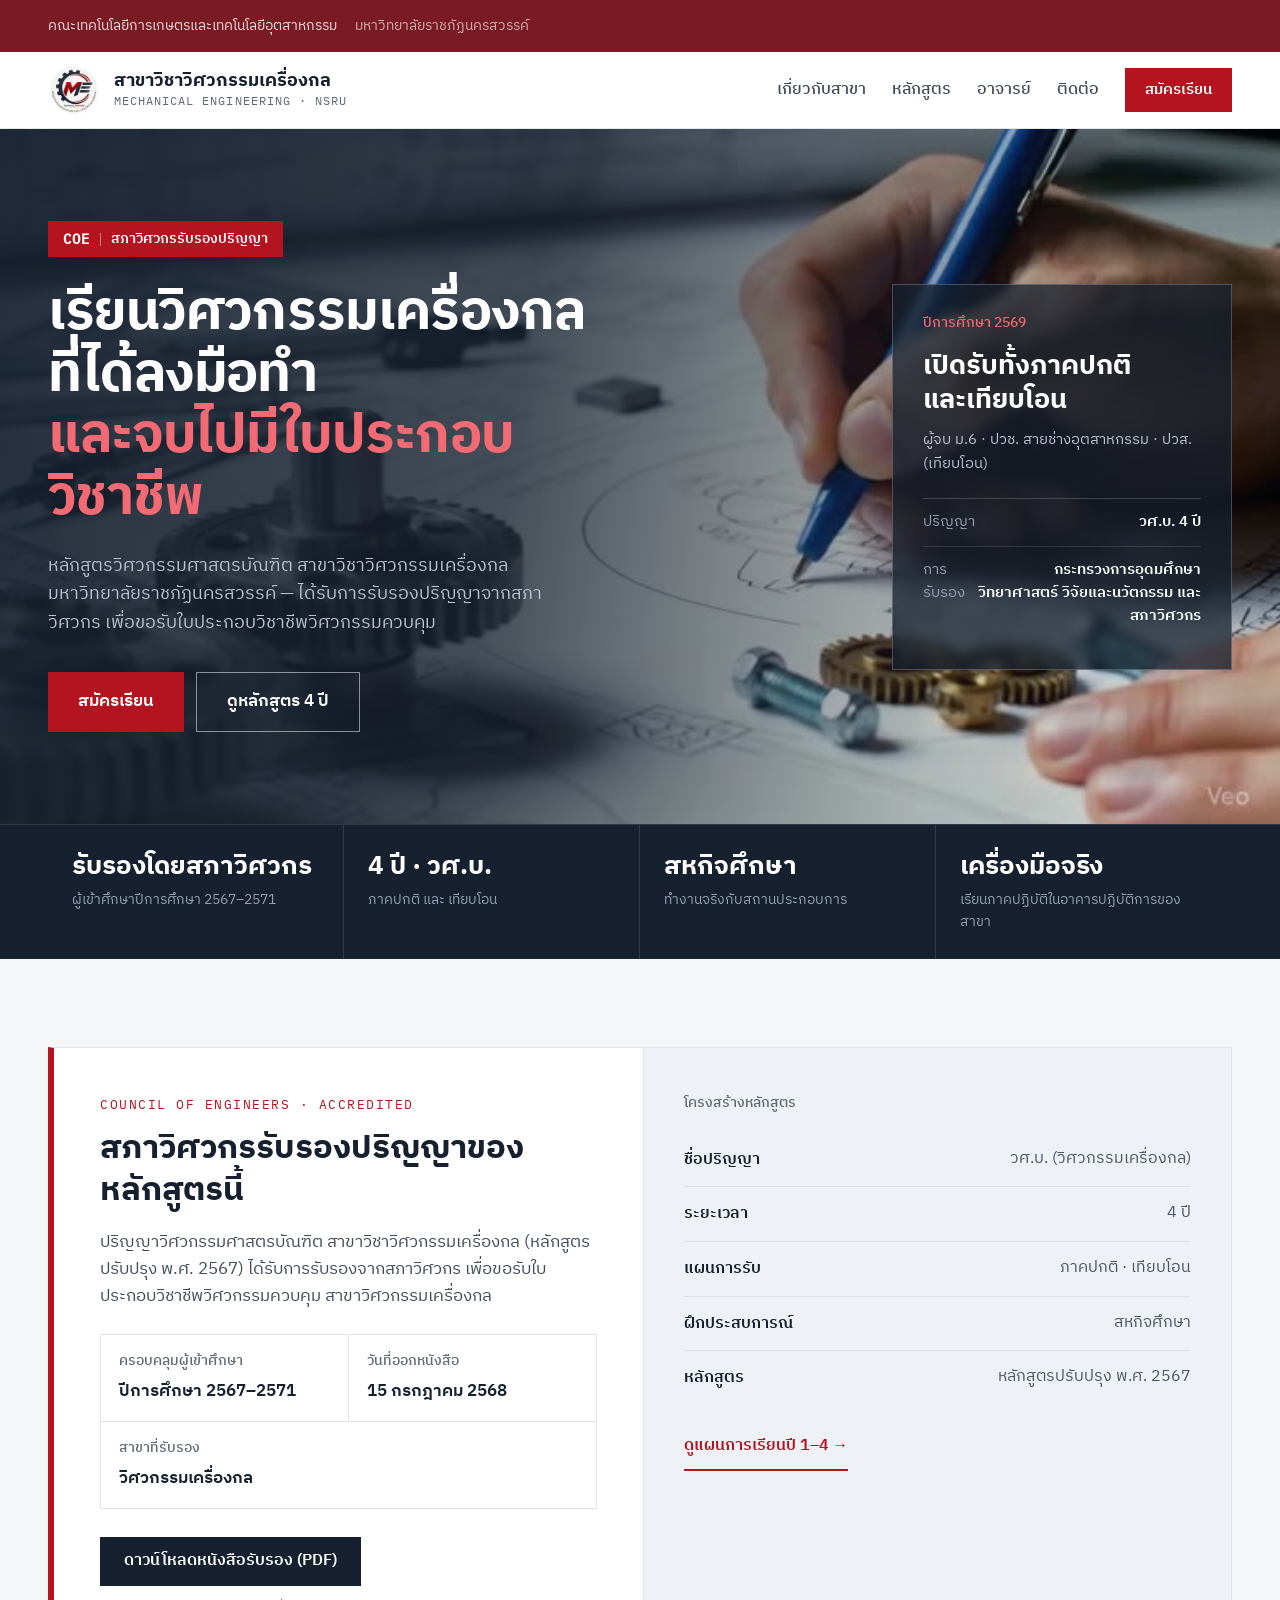
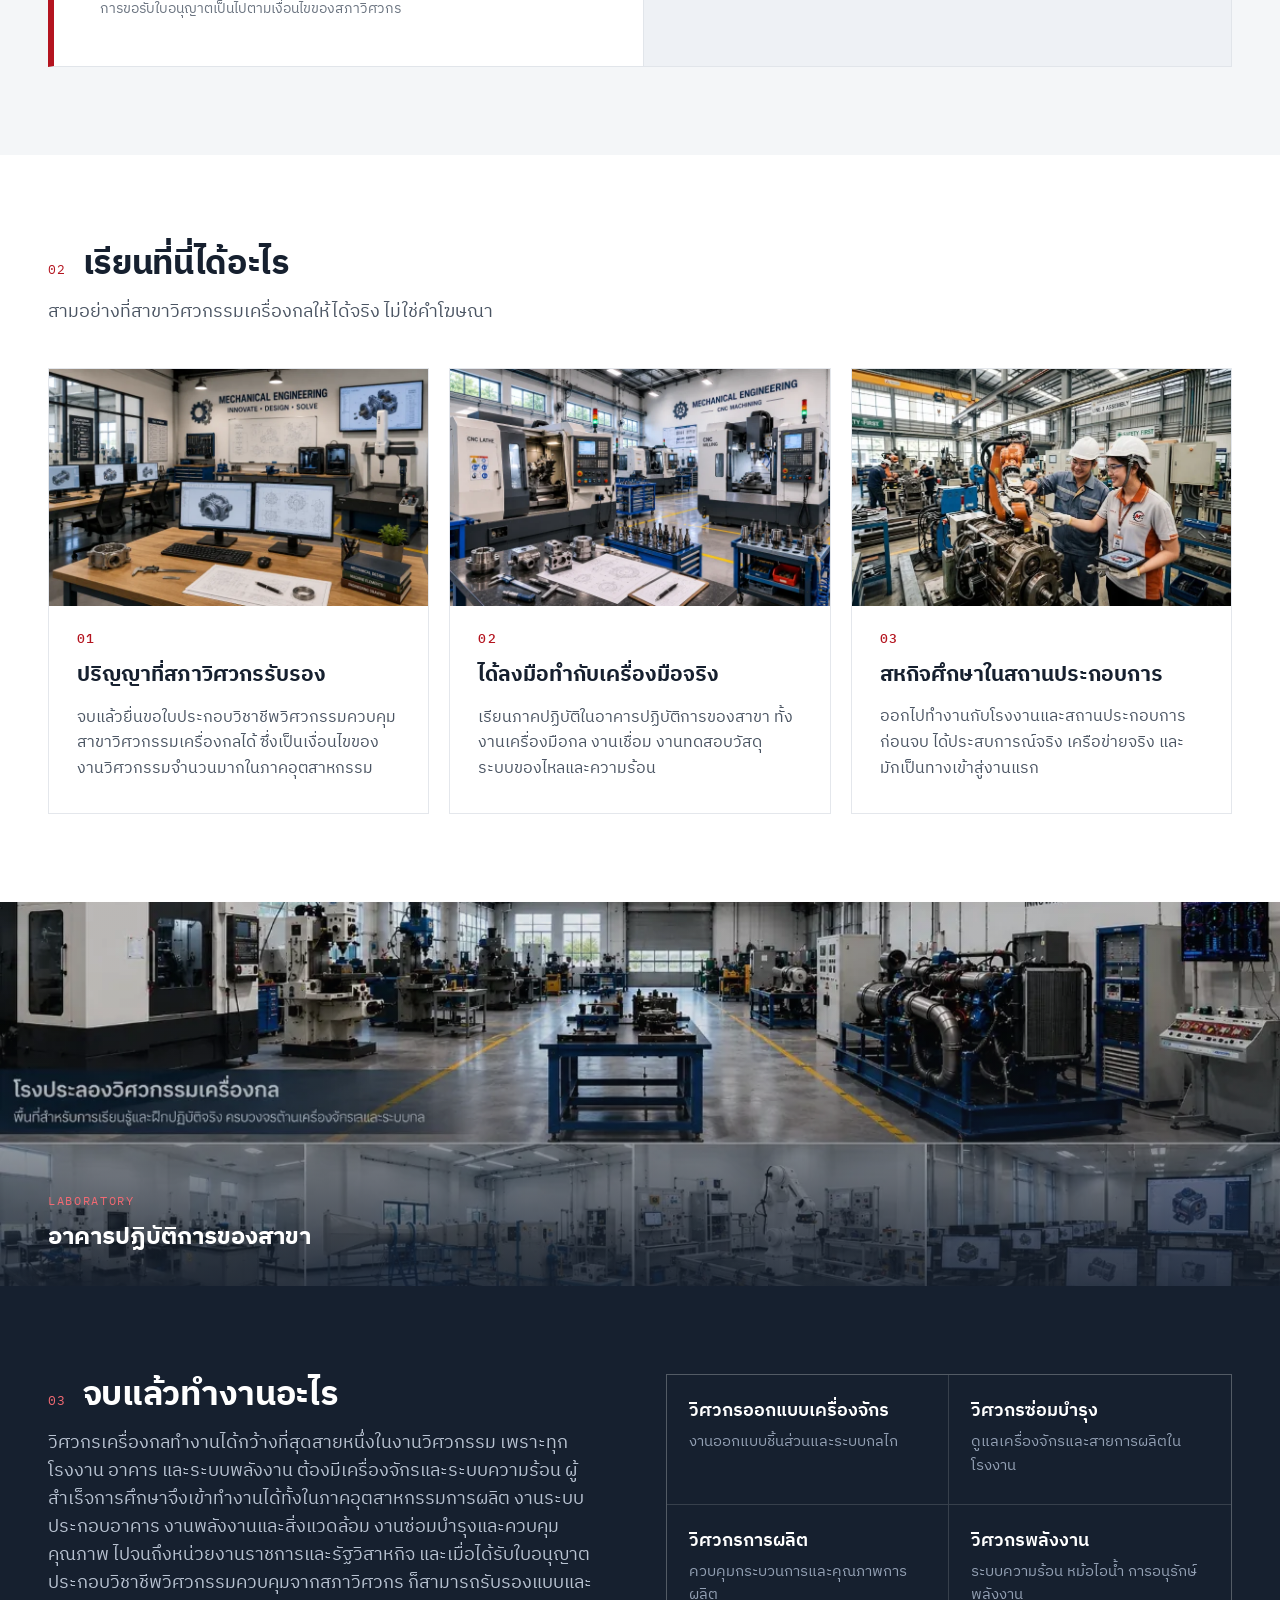
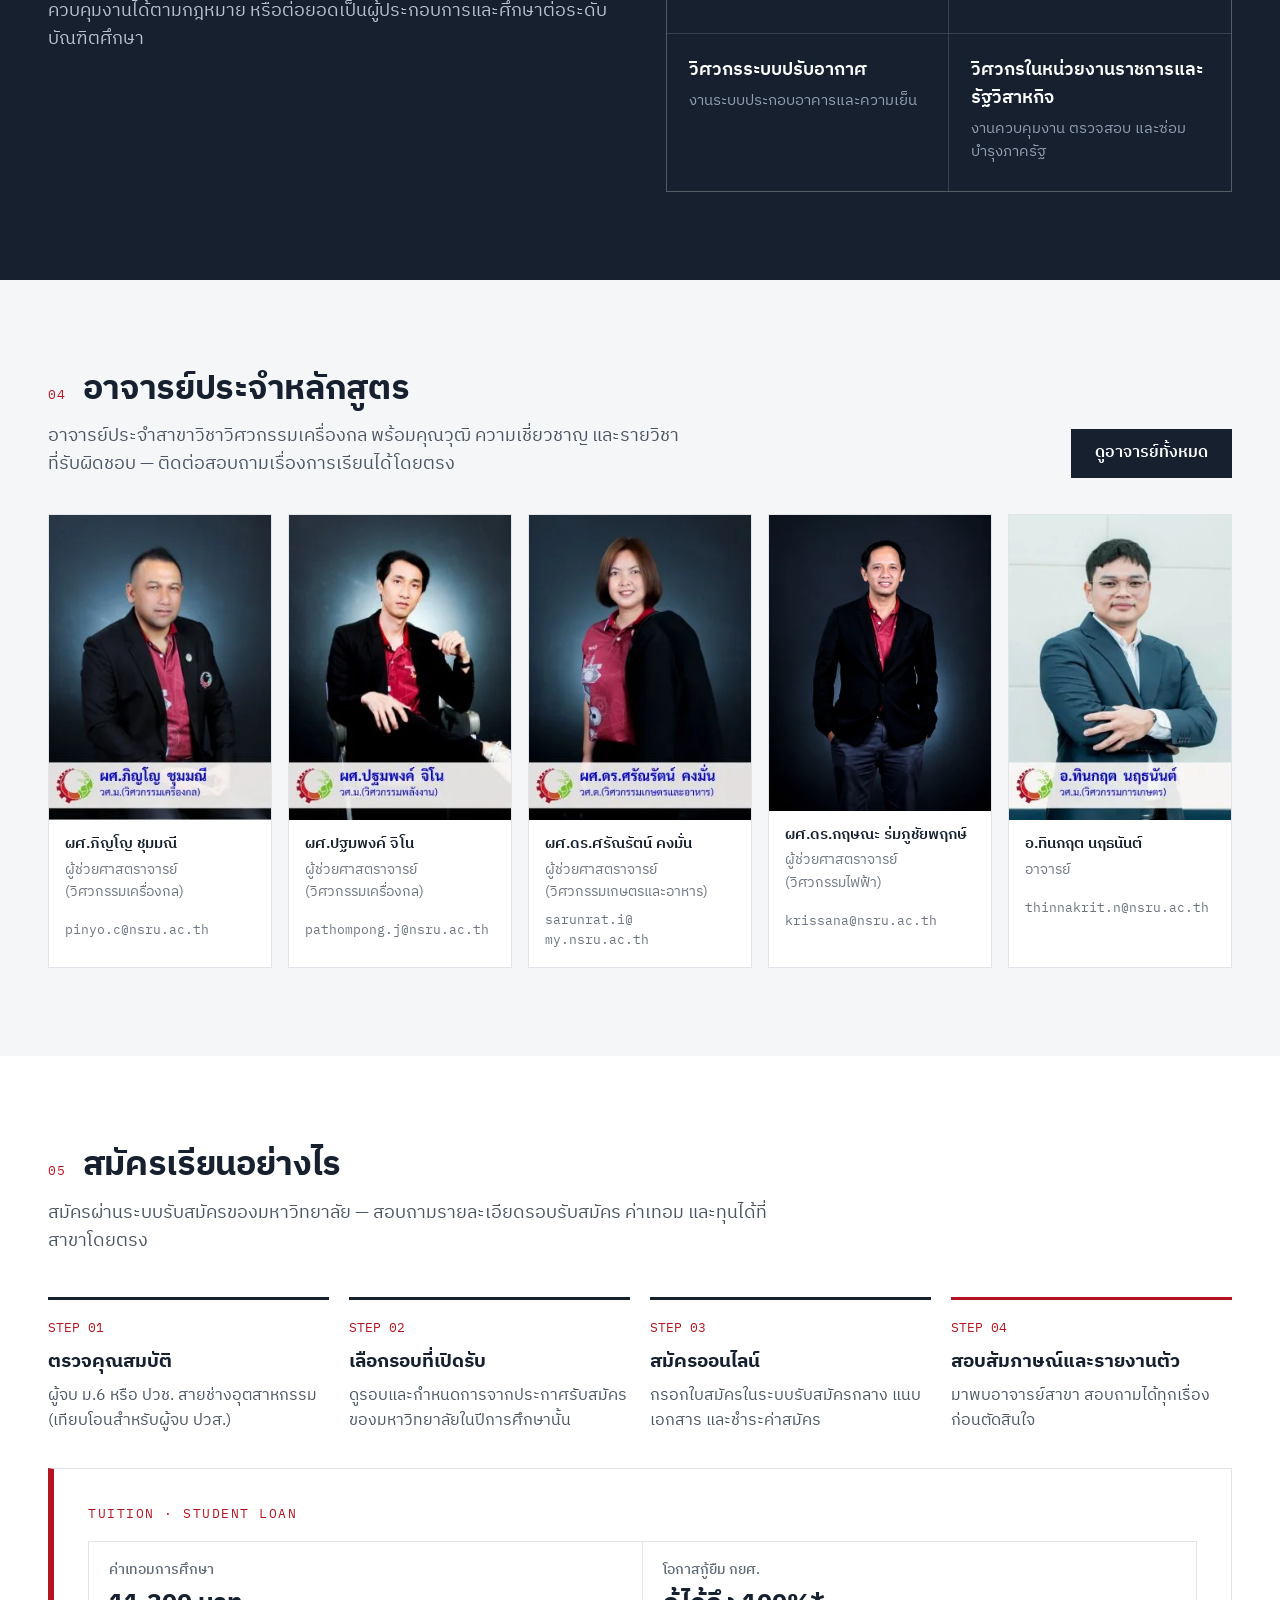
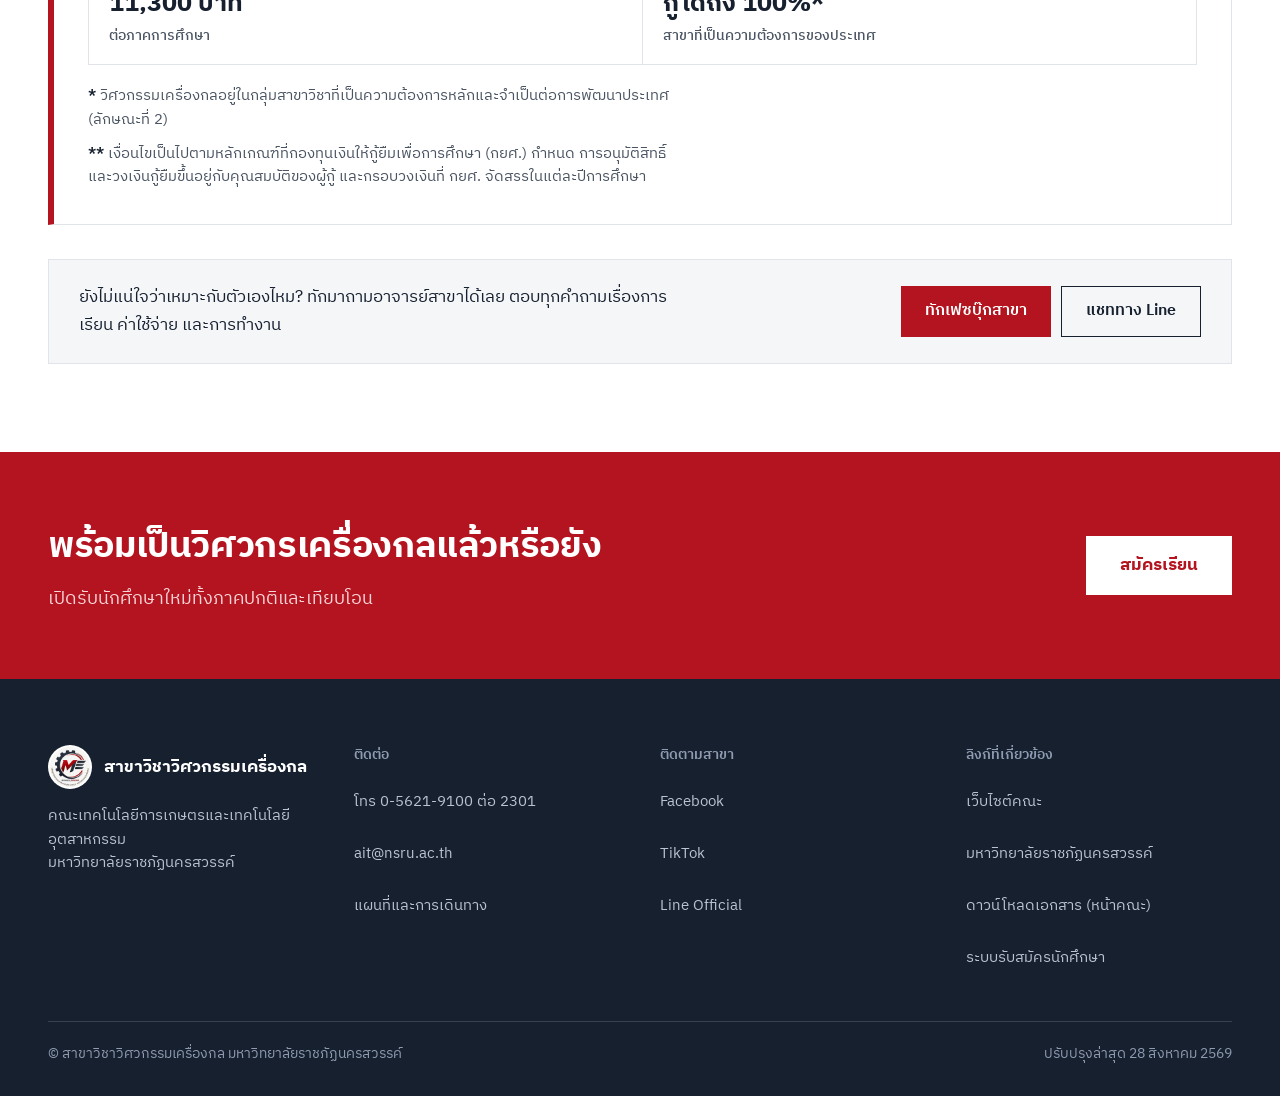
<file: site/index.html>
<!DOCTYPE html>
<html lang="th">
<head>
<meta charset="utf-8">
<meta name="viewport" content="width=device-width, initial-scale=1, viewport-fit=cover">
<title>สาขาวิชาวิศวกรรมเครื่องกล — มหาวิทยาลัยราชภัฏนครสวรรค์</title>
<meta name="description" content="หลักสูตรวิศวกรรมศาสตรบัณฑิต สาขาวิชาวิศวกรรมเครื่องกล มหาวิทยาลัยราชภัฏนครสวรรค์ รับรองปริญญาโดยสภาวิศวกร เปิดรับทั้งภาคปกติและเทียบโอน">
<meta name="theme-color" content="#16202F">
<meta property="og:type" content="website">
<meta property="og:locale" content="th_TH">
<meta property="og:title" content="สาขาวิชาวิศวกรรมเครื่องกล — มหาวิทยาลัยราชภัฏนครสวรรค์">
<meta property="og:description" content="ปริญญาที่สภาวิศวกรรับรอง เรียนกับเครื่องมือจริง และสหกิจศึกษาในสถานประกอบการ">
<meta property="og:site_name" content="สาขาวิชาวิศวกรรมเครื่องกล มหาวิทยาลัยราชภัฏนครสวรรค์">
<meta property="og:url" content="https://krissanar.github.io/me-nsru/">
<!-- Share card 1200x630. Regenerate with tools/build-og.sh (source: tools/og-card.html).
     og:image is absolute on purpose: Line will not resolve a relative path and
     Facebook only sometimes does. Update both this and og:url if the site moves
     to a custom domain. -->
<meta property="og:image" content="https://krissanar.github.io/me-nsru/assets/img/og-cover.jpg">
<meta property="og:image:type" content="image/jpeg">
<meta property="og:image:width" content="1200">
<meta property="og:image:height" content="630">
<meta property="og:image:alt" content="สาขาวิชาวิศวกรรมเครื่องกล มหาวิทยาลัยราชภัฏนครสวรรค์ — วศ.บ. 4 ปี รับรองโดยสภาวิศวกร">
<meta name="twitter:card" content="summary_large_image">
<link rel="canonical" href="https://krissanar.github.io/me-nsru/">
<link rel="icon" href="assets/img/logo.jpg">
<link rel="apple-touch-icon" href="assets/img/logo.jpg">
<link rel="preload" href="assets/fonts/plex-thai-400-thai.woff2" as="font" type="font/woff2" crossorigin>
<link rel="preload" href="assets/fonts/plex-thai-700-thai.woff2" as="font" type="font/woff2" crossorigin>
<link rel="stylesheet" href="css/fonts.css">
<link rel="stylesheet" href="css/style.css">
<noscript>
<!-- The burger needs JS. With JS off, show the nav inline instead of hiding it. -->
<style>
@media (max-width:860px){
  .nav{display:flex;position:static;box-shadow:none;border-bottom:0;padding:0}
  .burger{display:none}
  .hdr .wrap{flex-wrap:wrap}
}
</style>
</noscript>
</head>
<body>
<a class="skip" href="#main">ข้ามไปยังเนื้อหาหลัก</a>

<div class="topbar">
  <div class="wrap">
    <div class="links">
      <a href="https://ait.nsru.ac.th/index.php" target="_blank" rel="noopener">คณะเทคโนโลยีการเกษตรและเทคโนโลยีอุตสาหกรรม</a>
      <a href="https://www.nsru.ac.th/th" target="_blank" rel="noopener">มหาวิทยาลัยราชภัฏนครสวรรค์</a>
    </div>
  </div>
</div>

<header class="hdr" id="hdr">
  <div class="wrap">
    <a class="brand" href="./" aria-label="สาขาวิชาวิศวกรรมเครื่องกล หน้าแรก">
      <img src="assets/img/logo.jpg" alt="ตราสาขาวิชาวิศวกรรมเครื่องกล" width="52" height="52" decoding="async">
      <span>
        <b>สาขาวิชาวิศวกรรมเครื่องกล</b>
        <small>MECHANICAL ENGINEERING &middot; NSRU</small>
      </span>
    </a>
    <button class="burger" id="burger" type="button" aria-label="เปิดเมนู" aria-expanded="false" aria-controls="nav"><i></i></button>
    <nav class="nav" id="nav" aria-label="เมนูหลัก">
      <a href="#about">เกี่ยวกับสาขา</a>
      <a href="#program">หลักสูตร</a>
      <a href="#staff">อาจารย์</a>
      <a href="#contact">ติดต่อ</a>
      <a class="cta" href="https://regis.nsru.ac.th/pr/students/" target="_blank" rel="noopener">สมัครเรียน</a>
    </nav>
  </div>
</header>

<main id="main">

<section class="hero">
  <video class="hero-media" id="heroVideo"
         muted playsinline autoplay loop preload="none"
         disablepictureinpicture aria-hidden="true" tabindex="-1"
         poster="assets/img/hero-poster.jpg"
         data-src="assets/video/hero.mp4"></video>
  <div class="hero-scrim"></div>
  <div class="wrap hero-grid">
    <div class="hero-copy">
      <div class="pill">
        <span class="code">COE</span>
        <span class="bar"></span>
        <span>สภาวิศวกรรับรองปริญญา</span>
      </div>
      <h1>เรียนวิศวกรรมเครื่องกล<br>ที่ได้ลงมือทำ<br><em>และจบไปมีใบประกอบวิชาชีพ</em></h1>
      <p class="hero-lede">หลักสูตรวิศวกรรมศาสตรบัณฑิต สาขาวิชาวิศวกรรมเครื่องกล มหาวิทยาลัยราชภัฏนครสวรรค์ &mdash; ได้รับการรับรองปริญญาจากสภาวิศวกร เพื่อขอรับใบประกอบวิชาชีพวิศวกรรมควบคุม</p>
      <div class="hero-actions">
        <a class="btn btn-red btn-lg" href="https://regis.nsru.ac.th/pr/students/" target="_blank" rel="noopener">สมัครเรียน</a>
        <a class="btn btn-out-l btn-lg" href="#program">ดูหลักสูตร 4 ปี</a>
      </div>
    </div>
    <div class="hero-side">
      <div class="card-glass">
        <div class="kicker">ปีการศึกษา 2569</div>
        <div class="big">เปิดรับทั้งภาคปกติ<br>และเทียบโอน</div>
        <div class="sub">ผู้จบ ม.6 &middot; ปวช. สายช่างอุตสาหกรรม &middot; ปวส. (เทียบโอน)</div>
        <dl>
          <div><dt>ปริญญา</dt><dd>วศ.บ. 4 ปี</dd></div>
          <div><dt>การรับรอง</dt><dd>กระทรวงการอุดมศึกษา วิทยาศาสตร์ วิจัยและนวัตกรรม และสภาวิศวกร</dd></div>
        </dl>
      </div>
    </div>
  </div>
</section>

<section class="stats">
  <div class="wrap">
    <ul>
      <li><b>รับรองโดยสภาวิศวกร</b><span>ผู้เข้าศึกษาปีการศึกษา 2567&ndash;2571</span></li>
      <li><b>4 ปี &middot; วศ.บ.</b><span>ภาคปกติ และ เทียบโอน</span></li>
      <li><b>สหกิจศึกษา</b><span>ทำงานจริงกับสถานประกอบการ</span></li>
      <li><b>เครื่องมือจริง</b><span>เรียนภาคปฏิบัติในอาคารปฏิบัติการของสาขา</span></li>
    </ul>
  </div>
</section>

<section class="sec sec-soft" id="program">
  <div class="wrap">
    <div class="accred">
      <div class="accred-main">
        <div class="kicker">COUNCIL OF ENGINEERS &middot; ACCREDITED</div>
        <h2>สภาวิศวกรรับรองปริญญาของหลักสูตรนี้</h2>
        <p>ปริญญาวิศวกรรมศาสตรบัณฑิต สาขาวิชาวิศวกรรมเครื่องกล (หลักสูตรปรับปรุง พ.ศ. 2567) ได้รับการรับรองจากสภาวิศวกร เพื่อขอรับใบประกอบวิชาชีพวิศวกรรมควบคุม สาขาวิศวกรรมเครื่องกล</p>
        <dl class="facts">
          <div><dt>ครอบคลุมผู้เข้าศึกษา</dt><dd>ปีการศึกษา 2567&ndash;2571</dd></div>
          <div><dt>วันที่ออกหนังสือ</dt><dd>15 กรกฎาคม 2568</dd></div>
          <div><dt>สาขาที่รับรอง</dt><dd>วิศวกรรมเครื่องกล</dd></div>
        </dl>
        <div class="accred-cta">
          <a class="btn btn-navy" href="https://drive.google.com/file/d/1Hw2lqFodOuWUMdFts-mcc7mIWqDPk8Pk/view?usp=sharing" target="_blank" rel="noopener">ดาวน์โหลดหนังสือรับรอง (PDF)</a>
          <small>การขอรับใบอนุญาตเป็นไปตามเงื่อนไขของสภาวิศวกร</small>
        </div>
      </div>
      <div class="accred-side">
        <div class="kicker">โครงสร้างหลักสูตร</div>
        <dl class="spec">
          <div><dt>ชื่อปริญญา</dt><dd>วศ.บ. (วิศวกรรมเครื่องกล)</dd></div>
          <div><dt>ระยะเวลา</dt><dd>4 ปี</dd></div>
          <div><dt>แผนการรับ</dt><dd>ภาคปกติ &middot; เทียบโอน</dd></div>
          <div><dt>ฝึกประสบการณ์</dt><dd>สหกิจศึกษา</dd></div>
          <div><dt>หลักสูตร</dt><dd>หลักสูตรปรับปรุง พ.ศ. 2567</dd></div>
        </dl>
        <a class="link-ul" href="./ME-Study-Plan.html">ดูแผนการเรียนปี 1&ndash;4 &rarr;</a>
      </div>
    </div>
  </div>
</section>

<section class="sec" id="about">
  <div class="wrap">
    <div class="eyebrow"><span class="n">02</span><h2>เรียนที่นี่ได้อะไร</h2></div>
    <p class="sec-lede">สามอย่างที่สาขาวิศวกรรมเครื่องกลให้ได้จริง ไม่ใช่คำโฆษณา</p>
    <div class="cards">
      <article class="card">
        <div class="card-img">
          <img src="assets/img/outcome-cad.webp" width="786" height="492" loading="lazy" decoding="async"
               alt="งานออกแบบเชิงวิศวกรรมด้วยโปรแกรม CAD ประกอบหัวข้อใบประกอบวิชาชีพ">
        </div>
        <div class="card-body">
          <div class="num">01</div>
          <h3>ปริญญาที่สภาวิศวกรรับรอง</h3>
          <p>จบแล้วยื่นขอใบประกอบวิชาชีพวิศวกรรมควบคุม สาขาวิศวกรรมเครื่องกลได้ ซึ่งเป็นเงื่อนไขของงานวิศวกรรมจำนวนมากในภาคอุตสาหกรรม</p>
        </div>
      </article>
      <article class="card">
        <div class="card-img">
          <img src="assets/img/outcome-machines.webp" width="786" height="492" loading="lazy" decoding="async"
               alt="เครื่องกลึงและเครื่อง CNC ในอาคารปฏิบัติการของสาขา">
        </div>
        <div class="card-body">
          <div class="num">02</div>
          <h3>ได้ลงมือทำกับเครื่องมือจริง</h3>
          <p>เรียนภาคปฏิบัติในอาคารปฏิบัติการของสาขา ทั้งงานเครื่องมือกล งานเชื่อม งานทดสอบวัสดุ ระบบของไหลและความร้อน</p>
        </div>
      </article>
      <article class="card">
        <div class="card-img">
          <img src="assets/img/outcome-coop.webp" width="786" height="489" loading="lazy" decoding="async"
               alt="นักศึกษาฝึกสหกิจศึกษาในโรงงานอุตสาหกรรม">
        </div>
        <div class="card-body">
          <div class="num">03</div>
          <h3>สหกิจศึกษาในสถานประกอบการ</h3>
          <p>ออกไปทำงานกับโรงงานและสถานประกอบการก่อนจบ ได้ประสบการณ์จริง เครือข่ายจริง และมักเป็นทางเข้าสู่งานแรก</p>
        </div>
      </article>
    </div>
  </div>
</section>

<section class="band">
  <div class="band-img" role="img" aria-label="อาคารปฏิบัติการของสาขาวิชาวิศวกรรมเครื่องกล"></div>
  <div class="overlay">
    <div class="wrap">
      <div class="kicker">LABORATORY</div>
      <div class="ttl">อาคารปฏิบัติการของสาขา</div>
    </div>
  </div>
</section>

<section class="sec sec-dark">
  <div class="wrap two-col">
    <div>
      <div class="eyebrow"><span class="n">03</span><h2>จบแล้วทำงานอะไร</h2></div>
      <p class="sec-lede">วิศวกรเครื่องกลทำงานได้กว้างที่สุดสายหนึ่งในงานวิศวกรรม เพราะทุกโรงงาน อาคาร และระบบพลังงาน ต้องมีเครื่องจักรและระบบความร้อน ผู้สำเร็จการศึกษาจึงเข้าทำงานได้ทั้งในภาคอุตสาหกรรมการผลิต งานระบบประกอบอาคาร งานพลังงานและสิ่งแวดล้อม งานซ่อมบำรุงและควบคุมคุณภาพ ไปจนถึงหน่วยงานราชการและรัฐวิสาหกิจ และเมื่อได้รับใบอนุญาตประกอบวิชาชีพวิศวกรรมควบคุมจากสภาวิศวกร ก็สามารถรับรองแบบและควบคุมงานได้ตามกฎหมาย หรือต่อยอดเป็นผู้ประกอบการและศึกษาต่อระดับบัณฑิตศึกษา</p>
    </div>
    <div class="tiles">
      <div><b>วิศวกรออกแบบเครื่องจักร</b><span>งานออกแบบชิ้นส่วนและระบบกลไก</span></div>
      <div><b>วิศวกรซ่อมบำรุง</b><span>ดูแลเครื่องจักรและสายการผลิตในโรงงาน</span></div>
      <div><b>วิศวกรการผลิต</b><span>ควบคุมกระบวนการและคุณภาพการผลิต</span></div>
      <div><b>วิศวกรพลังงาน</b><span>ระบบความร้อน หม้อไอน้ำ การอนุรักษ์พลังงาน</span></div>
      <div><b>วิศวกรระบบปรับอากาศ</b><span>งานระบบประกอบอาคารและความเย็น</span></div>
      <div><b>วิศวกรในหน่วยงานราชการและรัฐวิสาหกิจ</b><span>งานควบคุมงาน ตรวจสอบ และซ่อมบำรุงภาครัฐ</span></div>
    </div>
  </div>
</section>

<section class="sec sec-soft" id="staff">
  <div class="wrap">
    <div class="staff-head">
      <div>
        <div class="eyebrow"><span class="n">04</span><h2>อาจารย์ประจำหลักสูตร</h2></div>
        <p class="sec-lede" style="margin-bottom:0">อาจารย์ประจำสาขาวิชาวิศวกรรมเครื่องกล พร้อมคุณวุฒิ ความเชี่ยวชาญ และรายวิชาที่รับผิดชอบ &mdash; ติดต่อสอบถามเรื่องการเรียนได้โดยตรง</p>
      </div>
      <a class="btn btn-navy" href="https://ait.nsru.ac.th/personal.php#P2" target="_blank" rel="noopener">ดูอาจารย์ทั้งหมด</a>
    </div>
    <div class="staff">
      <article class="person">
        <div class="person-img"><img src="assets/img/staff-pinyo.webp" width="272" height="374" loading="lazy" decoding="async" alt="ผศ.ภิญโญ ชุมมณี"></div>
        <div class="person-body">
          <b>ผศ.ภิญโญ ชุมมณี</b><span>ผู้ช่วยศาสตราจารย์<br>(วิศวกรรมเครื่องกล)</span>
          <a href="mailto:pinyo.c@nsru.ac.th">pinyo.c@<wbr>nsru.ac.th</a>
        </div>
      </article>
      <article class="person">
        <div class="person-img"><img src="assets/img/staff-pathompong.webp" width="272" height="374" loading="lazy" decoding="async" alt="ผศ.ปฐมพงค์ จิโน"></div>
        <div class="person-body">
          <b>ผศ.ปฐมพงค์ จิโน</b><span>ผู้ช่วยศาสตราจารย์<br>(วิศวกรรมเครื่องกล)</span>
          <a href="mailto:pathompong.j@nsru.ac.th">pathompong.j@<wbr>nsru.ac.th</a>
        </div>
      </article>
      <article class="person">
        <div class="person-img"><img src="assets/img/staff-sarunrat.webp" width="272" height="374" loading="lazy" decoding="async" alt="ผศ.ดร.ศรัณรัตน์ คงมั่น"></div>
        <div class="person-body">
          <b>ผศ.ดร.ศรัณรัตน์ คงมั่น</b><span>ผู้ช่วยศาสตราจารย์<br>(วิศวกรรมเกษตรและอาหาร)</span>
          <a href="mailto:sarunrat.i@my.nsru.ac.th">sarunrat.i@<wbr>my.nsru.ac.th</a>
        </div>
      </article>
      <article class="person">
        <div class="person-img"><img src="assets/img/staff-krissana.webp" width="404" height="444" loading="lazy" decoding="async" alt="ผศ.ดร.กฤษณะ ร่มภูชัยพฤกษ์"></div>
        <div class="person-body">
          <b>ผศ.ดร.กฤษณะ ร่มภูชัยพฤกษ์</b><span>ผู้ช่วยศาสตราจารย์<br>(วิศวกรรมไฟฟ้า)</span>
          <a href="mailto:krissana@nsru.ac.th">krissana@<wbr>nsru.ac.th</a>
        </div>
      </article>
      <article class="person">
        <div class="person-img"><img src="assets/img/staff-thinnakrit.webp" width="272" height="374" loading="lazy" decoding="async" alt="อ.ทินกฤต นฤธนันต์"></div>
        <div class="person-body">
          <b>อ.ทินกฤต นฤธนันต์</b><span>อาจารย์</span>
          <a href="mailto:thinnakrit.n@nsru.ac.th">thinnakrit.n@<wbr>nsru.ac.th</a>
        </div>
      </article>
    </div>
  </div>
</section>

<section class="sec" id="admission">
  <div class="wrap">
    <div class="eyebrow"><span class="n">05</span><h2>สมัครเรียนอย่างไร</h2></div>
    <p class="sec-lede">สมัครผ่านระบบรับสมัครของมหาวิทยาลัย &mdash; สอบถามรายละเอียดรอบรับสมัคร ค่าเทอม และทุนได้ที่สาขาโดยตรง</p>
    <div class="steps">
      <div class="step">
        <div class="n">STEP 01</div><b>ตรวจคุณสมบัติ</b>
        <p>ผู้จบ ม.6 หรือ ปวช. สายช่างอุตสาหกรรม (เทียบโอนสำหรับผู้จบ ปวส.)</p>
      </div>
      <div class="step">
        <div class="n">STEP 02</div><b>เลือกรอบที่เปิดรับ</b>
        <p>ดูรอบและกำหนดการจากประกาศรับสมัครของมหาวิทยาลัยในปีการศึกษานั้น</p>
      </div>
      <div class="step">
        <div class="n">STEP 03</div><b>สมัครออนไลน์</b>
        <p>กรอกใบสมัครในระบบรับสมัครกลาง แนบเอกสาร และชำระค่าสมัคร</p>
      </div>
      <div class="step">
        <div class="n">STEP 04</div><b>สอบสัมภาษณ์และรายงานตัว</b>
        <p>มาพบอาจารย์สาขา สอบถามได้ทุกเรื่องก่อนตัดสินใจ</p>
      </div>
    </div>
    <div class="fee">
      <div class="kicker">TUITION &middot; STUDENT LOAN</div>
      <dl class="fee-grid">
        <div><dt>ค่าเทอมการศึกษา</dt><dd>11,300 บาท<small>ต่อภาคการศึกษา</small></dd></div>
        <div><dt>โอกาสกู้ยืม กยศ.</dt><dd>กู้ได้ถึง 100%*<small>สาขาที่เป็นความต้องการของประเทศ</small></dd></div>
      </dl>
      <p class="fee-note"><b>*</b> วิศวกรรมเครื่องกลอยู่ในกลุ่มสาขาวิชาที่เป็นความต้องการหลักและจำเป็นต่อการพัฒนาประเทศ (ลักษณะที่ 2)</p>
      <p class="fee-note"><b>**</b> เงื่อนไขเป็นไปตามหลักเกณฑ์ที่กองทุนเงินให้กู้ยืมเพื่อการศึกษา (กยศ.) กำหนด การอนุมัติสิทธิ์และวงเงินกู้ยืมขึ้นอยู่กับคุณสมบัติของผู้กู้ และกรอบวงเงินที่ กยศ. จัดสรรในแต่ละปีการศึกษา</p>
    </div>
    <div class="callout">
      <p>ยังไม่แน่ใจว่าเหมาะกับตัวเองไหม? ทักมาถามอาจารย์สาขาได้เลย ตอบทุกคำถามเรื่องการเรียน ค่าใช้จ่าย และการทำงาน</p>
      <div class="acts">
        <a class="btn btn-red" href="https://www.facebook.com/profile.php?id=100057266387336" target="_blank" rel="noopener">ทักเฟซบุ๊กสาขา</a>
        <a class="btn btn-out" href="https://line.me/ti/g/y_vbB9hPee" target="_blank" rel="noopener">แชททาง Line</a>
      </div>
    </div>
  </div>
</section>

</main>

<section class="cta-band">
  <div class="wrap">
    <div>
      <h2>พร้อมเป็นวิศวกรเครื่องกลแล้วหรือยัง</h2>
      <p>เปิดรับนักศึกษาใหม่ทั้งภาคปกติและเทียบโอน</p>
    </div>
    <a class="btn btn-white" href="https://regis.nsru.ac.th/pr/students/" target="_blank" rel="noopener">สมัครเรียน</a>
  </div>
</section>

<footer class="ftr" id="contact">
  <div class="wrap">
    <div class="ftr-grid">
      <div>
        <div class="ftr-brand">
          <img src="assets/img/logo.jpg" alt="" width="44" height="44" loading="lazy" decoding="async">
          <b>สาขาวิชาวิศวกรรมเครื่องกล</b>
        </div>
        <div class="about">คณะเทคโนโลยีการเกษตรและเทคโนโลยีอุตสาหกรรม<br>มหาวิทยาลัยราชภัฏนครสวรรค์</div>
      </div>
      <div>
        <h2>ติดต่อ</h2>
        <ul>
          <li><a href="tel:+6656219100;ext=2301">โทร 0-5621-9100 ต่อ 2301</a></li>
          <li><a href="mailto:ait@nsru.ac.th">ait@nsru.ac.th</a></li>
          <li><a href="https://maps.app.goo.gl/GZ2mKTX6o2ETRTA2A" target="_blank" rel="noopener">แผนที่และการเดินทาง</a></li>
        </ul>
      </div>
      <div>
        <h2>ติดตามสาขา</h2>
        <ul>
          <li><a href="https://www.facebook.com/profile.php?id=100057266387336" target="_blank" rel="noopener">Facebook</a></li>
          <li><a href="https://www.tiktok.com/@machanical.nsru?_r=1&amp;_t=ZS-99GMOb9MBJE" target="_blank" rel="noopener">TikTok</a></li>
          <li><a href="https://line.me/ti/g/y_vbB9hPee" target="_blank" rel="noopener">Line Official</a></li>
        </ul>
      </div>
      <div>
        <h2>ลิงก์ที่เกี่ยวข้อง</h2>
        <ul>
          <li><a href="https://ait.nsru.ac.th/index.php" target="_blank" rel="noopener">เว็บไซต์คณะ</a></li>
          <li><a href="https://www.nsru.ac.th/th" target="_blank" rel="noopener">มหาวิทยาลัยราชภัฏนครสวรรค์</a></li>
          <li><a href="https://ait.nsru.ac.th/StuTech1.php#St3" target="_blank" rel="noopener">ดาวน์โหลดเอกสาร (หน้าคณะ)</a></li>
          <li><a href="https://regis.nsru.ac.th/pr/students/" target="_blank" rel="noopener">ระบบรับสมัครนักศึกษา</a></li>
        </ul>
      </div>
    </div>
    <div class="ftr-btm">
      <span>&copy; สาขาวิชาวิศวกรรมเครื่องกล มหาวิทยาลัยราชภัฏนครสวรรค์</span>
      <span>ปรับปรุงล่าสุด <time datetime="2026-08-28">28 สิงหาคม 2569</time></span>
    </div>
  </div>
</footer>

<script src="js/main.js" defer></script>
</body>
</html>
</file>
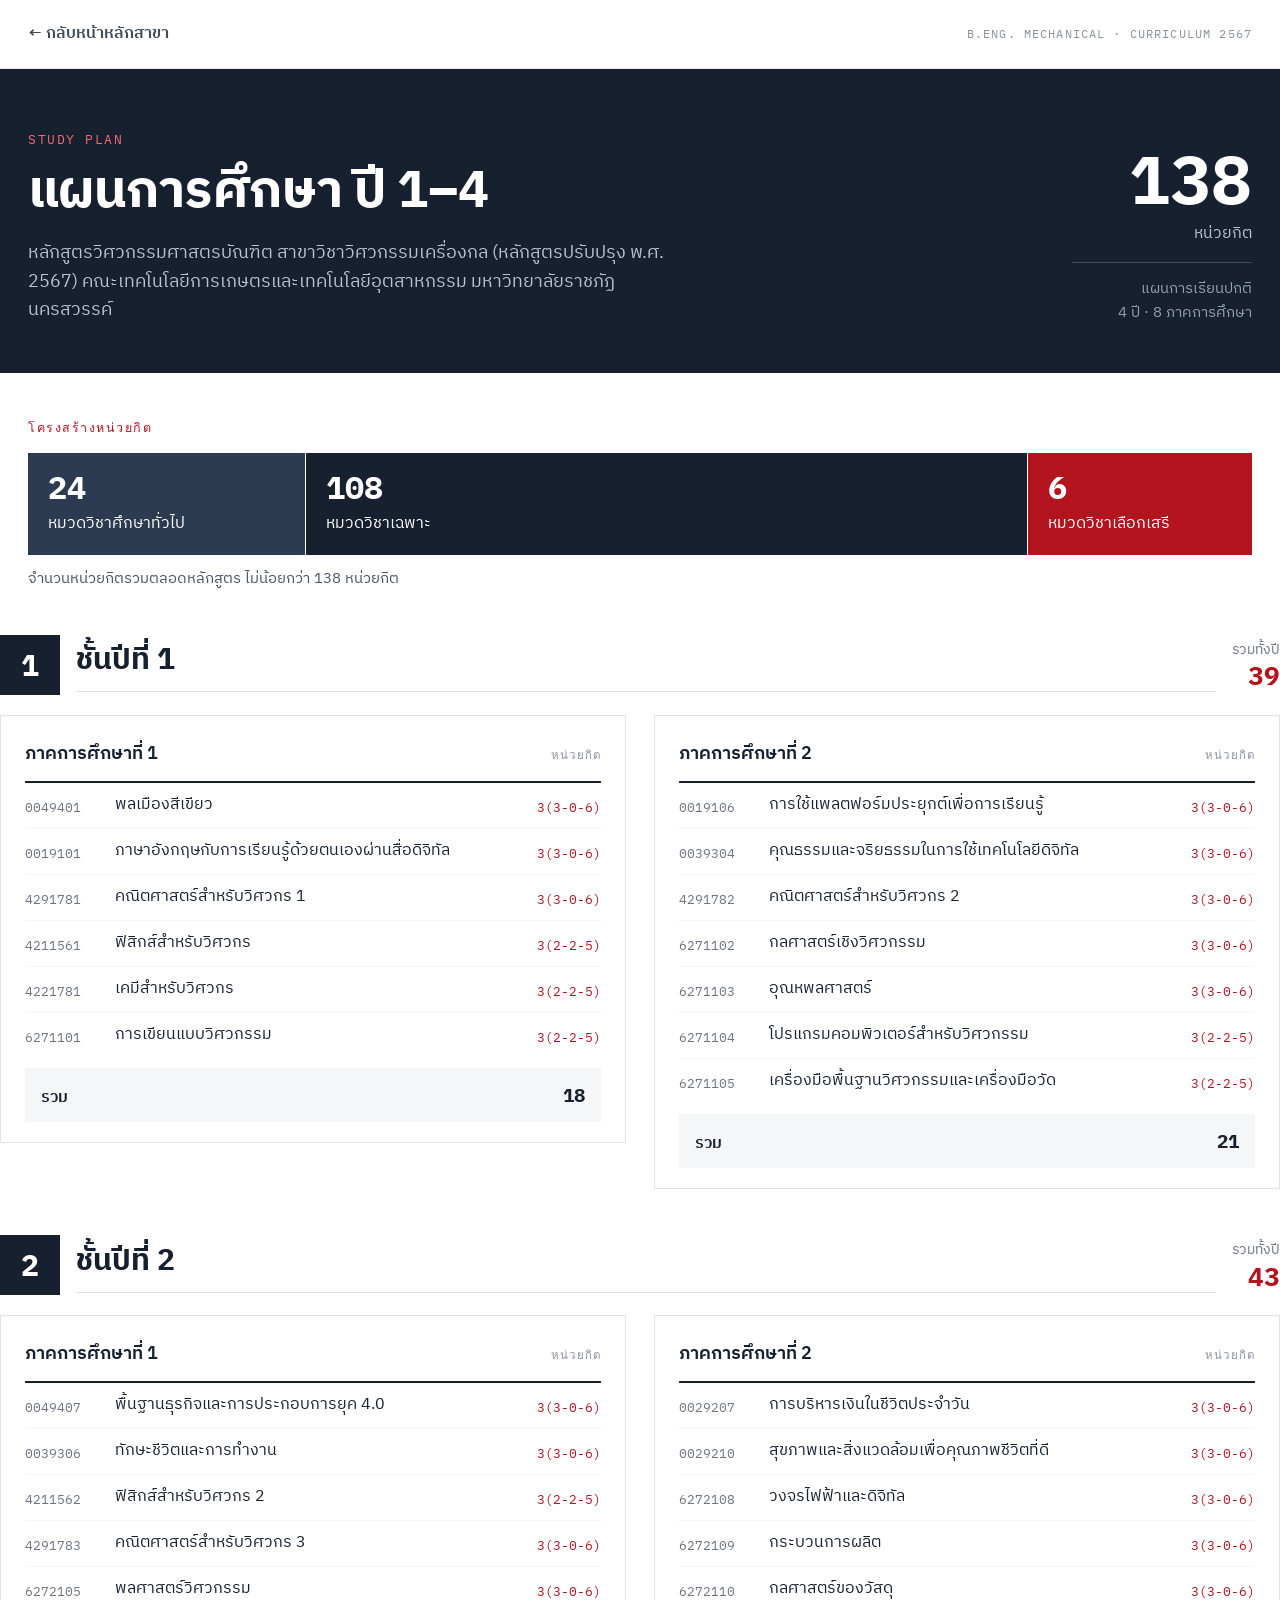
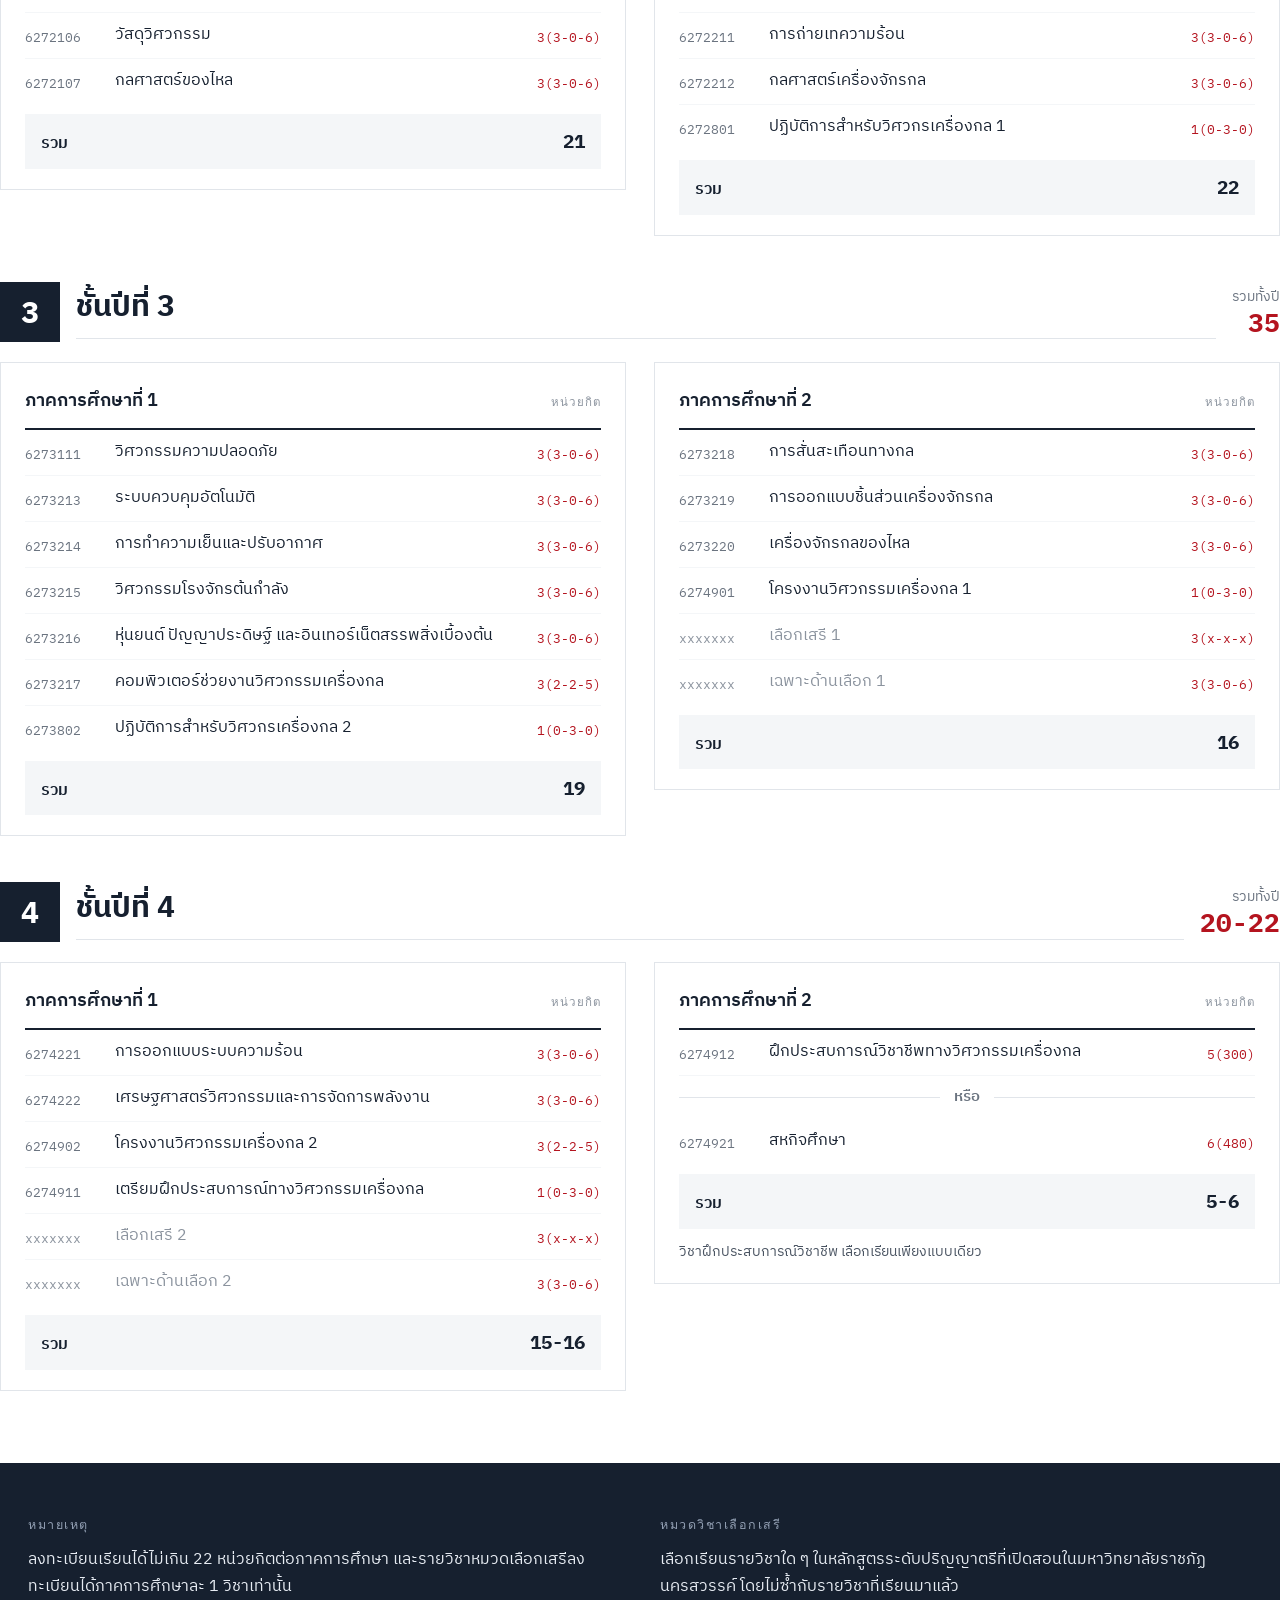
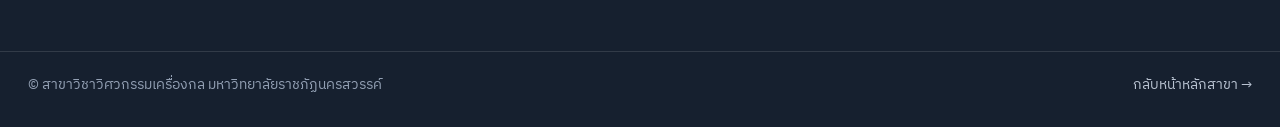
<file: site/ME-Study-Plan.html>
<!DOCTYPE html>
<html lang="th">
<head>
<meta charset="utf-8">
<meta name="viewport" content="width=device-width, initial-scale=1, viewport-fit=cover">
<title>แผนการศึกษา ปี 1&ndash;4 &mdash; วิศวกรรมเครื่องกล มหาวิทยาลัยราชภัฏนครสวรรค์</title>
<meta name="description" content="แผนการศึกษาหลักสูตรวิศวกรรมศาสตรบัณฑิต สาขาวิชาวิศวกรรมเครื่องกล (หลักสูตรปรับปรุง พ.ศ. 2567) มหาวิทยาลัยราชภัฏนครสวรรค์ 138 หน่วยกิต 4 ปี 8 ภาคการศึกษา">
<meta name="theme-color" content="#16202F">
<link rel="preconnect" href="https://fonts.googleapis.com">
<link rel="preconnect" href="https://fonts.gstatic.com" crossorigin>
<link href="https://fonts.googleapis.com/css2?family=IBM+Plex+Sans+Thai:wght@400;500;600;700&family=IBM+Plex+Mono:wght@400;500;600;700&display=swap" rel="stylesheet">
<style>
:root{
  --navy:#16202F; --red:#B4141F; --rose:#F26A73;
  --ink:#16202F; --ink-2:#414B58; --ink-3:#4A5462; --mute:#6B7480; --mute-2:#8B939E;
  --line:#E4E7EC; --line-2:#E1E5EA; --bg-soft:#F4F6F8;
  --on-navy:#B9C3D2; --on-navy-2:#93A0B4;
  --mono:'IBM Plex Mono',ui-monospace,monospace;
  --gut:clamp(18px,4vw,28px); --wrap:1280px;
}
*,*::before,*::after{box-sizing:border-box}
html{-webkit-text-size-adjust:100%;scroll-behavior:smooth}
body{margin:0;background:#fff;color:var(--ink);line-height:1.6;
  font-family:'IBM Plex Sans Thai',-apple-system,BlinkMacSystemFont,"Segoe UI",sans-serif;-webkit-font-smoothing:antialiased}
a{color:var(--red);text-decoration:none}
a:hover{color:var(--navy)}
:focus-visible{outline:3px solid var(--red);outline-offset:2px}
h1,h2,h3,p{margin:0;overflow-wrap:break-word}
.wrap{max-width:var(--wrap);margin:0 auto;padding-left:var(--gut);padding-right:var(--gut)}

.top{background:#fff;border-bottom:1px solid var(--line);position:sticky;top:0;z-index:5}
.top .wrap{display:flex;flex-wrap:wrap;gap:12px 20px;justify-content:space-between;align-items:center;padding-top:12px;padding-bottom:12px}
.back{display:inline-flex;align-items:center;min-height:44px;font-size:15.5px;font-weight:600;color:var(--ink-2)}
.back:hover{color:var(--red)}
.top .kicker{font-family:var(--mono);font-size:11.5px;letter-spacing:.1em;color:var(--mute-2)}

.hero{background:var(--navy);color:#fff;padding:clamp(34px,5vw,60px) 0 clamp(30px,4vw,48px)}
.hero .wrap{display:flex;flex-wrap:wrap;gap:28px 40px;justify-content:space-between;align-items:flex-end}
.hero .kicker{font-family:var(--mono);font-size:12.5px;letter-spacing:.12em;color:var(--rose);margin-bottom:14px}
.hero h1{font-size:clamp(30px,5vw,52px);line-height:1.15;font-weight:700;letter-spacing:-.01em}
.hero p{margin-top:16px;font-size:clamp(16px,2.2vw,18px);color:var(--on-navy);max-width:640px}
.hero-credits{flex:none;text-align:right;min-width:180px}
.hero-credits b{display:block;font-family:var(--mono);font-size:clamp(44px,6vw,68px);line-height:1;font-weight:700}
.hero-credits small{display:block;font-size:16px;color:var(--on-navy);margin-top:8px}
.hero-credits span{display:block;border-top:1px solid rgba(255,255,255,.18);margin-top:16px;padding-top:14px;font-size:15px;color:var(--on-navy-2)}

.struct{padding:clamp(28px,4vw,44px) 0 0}
.struct h2{font-family:var(--mono);font-size:12.5px;letter-spacing:.12em;color:var(--red);font-weight:500;margin-bottom:16px}
.bars{display:flex;flex-wrap:wrap;gap:1px}
.bars>div{padding:18px 20px;color:#fff;min-width:150px}
.bars b{display:block;font-family:var(--mono);font-size:clamp(24px,3vw,32px);line-height:1;font-weight:700}
.bars span{display:block;font-size:15.5px;margin-top:9px}
.struct>.wrap>p{margin-top:12px;font-size:15px;color:var(--ink-3)}

.plan{padding:clamp(28px,4vw,44px) 0 clamp(40px,6vw,72px);display:flex;flex-direction:column;gap:clamp(30px,4vw,46px)}
.year-hd{display:flex;flex-wrap:wrap;align-items:center;gap:16px;margin-bottom:20px}
.year-n{width:clamp(46px,5vw,60px);height:clamp(46px,5vw,60px);flex:none;background:var(--navy);color:#fff;
  display:grid;place-items:center;font-family:var(--mono);font-size:clamp(22px,3vw,30px);font-weight:700}
.year-hd h2{flex:1;min-width:160px;font-size:clamp(21px,3vw,30px);font-weight:700;border-bottom:1px solid var(--line-2);padding-bottom:6px}
.year-t{flex:none;text-align:right}
.year-t small{display:block;font-size:14px;color:var(--mute)}
.year-t b{display:block;font-family:var(--mono);font-size:26px;line-height:1.15;color:var(--red)}
.terms{display:grid;grid-template-columns:repeat(auto-fit,minmax(min(100%,420px),1fr));gap:clamp(18px,2.5vw,28px);align-items:start}
.term{background:#fff;border:1px solid var(--line-2);padding:clamp(18px,2.2vw,24px) clamp(16px,2.2vw,24px) 20px}
.term-hd{display:flex;justify-content:space-between;align-items:baseline;gap:12px;
  border-bottom:2px solid var(--navy);padding-bottom:12px}
.term-hd b{font-size:18px;font-weight:600}
.term-hd span{font-family:var(--mono);font-size:11.5px;letter-spacing:.1em;color:var(--mute-2)}
.r{display:grid;grid-template-columns:78px 1fr 84px;gap:6px 12px;align-items:start;
  padding:11px 0;border-bottom:1px solid var(--bg-soft)}
.r.last{border-bottom:0}
.r .c{font-family:var(--mono);font-size:12.5px;color:var(--mute);padding-top:3px}
.r .t{font-size:15.5px;line-height:1.45;text-wrap:pretty}
.r .u{font-family:var(--mono);font-size:12.5px;color:var(--red);text-align:right;padding-top:3px}
.r .ph{color:var(--mute-2)}
.or{display:flex;align-items:center;gap:14px;padding:10px 0}
.or i{flex:1;height:1px;background:var(--line-2)}
.or b{font-size:14.5px;font-weight:600;color:var(--mute)}
.term-sum{display:flex;justify-content:space-between;align-items:baseline;
  background:var(--bg-soft);padding:12px 16px;margin-top:10px}
.term-sum b{font-size:16px;font-weight:600}
.term-sum span{font-family:var(--mono);font-size:19px;font-weight:700}
.term-note{margin-top:12px;font-size:14px;line-height:1.6;color:var(--ink-3)}

.notes{background:var(--navy);color:var(--on-navy);padding:clamp(32px,4vw,52px) 0}
.notes .wrap{display:grid;grid-template-columns:repeat(auto-fit,minmax(min(100%,320px),1fr));gap:28px 40px}
.notes h3{font-family:var(--mono);font-size:12.5px;letter-spacing:.12em;color:var(--on-navy-2);font-weight:500;margin-bottom:12px}
.notes p{font-size:16px;line-height:1.7;color:#E7ECF3;max-width:56ch;text-wrap:pretty}
.foot{background:var(--navy);color:var(--on-navy-2);border-top:1px solid rgba(255,255,255,.12);padding:22px 0 30px;font-size:14px}
.foot .wrap{display:flex;flex-wrap:wrap;gap:10px 24px;justify-content:space-between}
.foot a{color:var(--on-navy)}
.foot a:hover{color:#fff}
@media (max-width:560px){
  .r{grid-template-columns:1fr 84px}
  .r .c{grid-column:1/-1;padding-top:0}
}
@media print{
  .top,.foot{display:none}
  .hero,.notes{background:#fff!important;color:#000!important}
  .hero .kicker{color:#B4141F!important}
  .hero p,.hero-credits small,.hero-credits span,.notes p,.notes h3{color:#333!important}
  .year,.term{break-inside:avoid}
}
</style>
</head>
<body>

<div class="top">
  <div class="wrap">
    <a class="back" href="./index.html">&larr; กลับหน้าหลักสาขา</a>
    <div class="kicker">B.ENG. MECHANICAL &middot; CURRICULUM 2567</div>
  </div>
</div>

<section class="hero">
  <div class="wrap">
    <div>
      <div class="kicker">STUDY PLAN</div>
      <h1>แผนการศึกษา ปี 1&ndash;4</h1>
      <p>หลักสูตรวิศวกรรมศาสตรบัณฑิต สาขาวิชาวิศวกรรมเครื่องกล (หลักสูตรปรับปรุง พ.ศ. 2567) คณะเทคโนโลยีการเกษตรและเทคโนโลยีอุตสาหกรรม มหาวิทยาลัยราชภัฏนครสวรรค์</p>
    </div>
    <div class="hero-credits">
      <b>138</b>
      <small>หน่วยกิต</small>
      <span>แผนการเรียนปกติ<br>4 ปี &middot; 8 ภาคการศึกษา</span>
    </div>
  </div>
</section>

<section class="struct">
  <div class="wrap">
    <h2>โครงสร้างหน่วยกิต</h2>
    <div class="bars">
      <div style="flex:24 1 150px;background:#2C3B52"><b>24</b><span>หมวดวิชาศึกษาทั่วไป</span></div>
      <div style="flex:108 1 150px;background:var(--navy)"><b>108</b><span>หมวดวิชาเฉพาะ</span></div>
      <div style="flex:14 1 150px;background:var(--red)"><b>6</b><span>หมวดวิชาเลือกเสรี</span></div>
    </div>
    <p>จำนวนหน่วยกิตรวมตลอดหลักสูตร ไม่น้อยกว่า 138 หน่วยกิต</p>
  </div>
</section>

<div class="wrap plan">
    <div class="year">
      <div class="year-hd">
        <div class="year-n">1</div>
        <h2>ชั้นปีที่ 1</h2>
        <div class="year-t"><small>รวมทั้งปี</small><b>39</b></div>
      </div>
      <div class="terms">
      <div class="term">
        <div class="term-hd"><b>ภาคการศึกษาที่ 1</b><span>หน่วยกิต</span></div>
        <div class="r"><span class="c">0049401</span><span class="t">พลเมืองสีเขียว</span><span class="u">3(3-0-6)</span></div>
        <div class="r"><span class="c">0019101</span><span class="t">ภาษาอังกฤษกับการเรียนรู้ด้วยตนเองผ่านสื่อดิจิทัล</span><span class="u">3(3-0-6)</span></div>
        <div class="r"><span class="c">4291781</span><span class="t">คณิตศาสตร์สำหรับวิศวกร 1</span><span class="u">3(3-0-6)</span></div>
        <div class="r"><span class="c">4211561</span><span class="t">ฟิสิกส์สำหรับวิศวกร</span><span class="u">3(2-2-5)</span></div>
        <div class="r"><span class="c">4221781</span><span class="t">เคมีสำหรับวิศวกร</span><span class="u">3(2-2-5)</span></div>
        <div class="r last"><span class="c">6271101</span><span class="t">การเขียนแบบวิศวกรรม</span><span class="u">3(2-2-5)</span></div>
        <div class="term-sum"><b>รวม</b><span>18</span></div>
      </div>
      <div class="term">
        <div class="term-hd"><b>ภาคการศึกษาที่ 2</b><span>หน่วยกิต</span></div>
        <div class="r"><span class="c">0019106</span><span class="t">การใช้แพลตฟอร์มประยุกต์เพื่อการเรียนรู้</span><span class="u">3(3-0-6)</span></div>
        <div class="r"><span class="c">0039304</span><span class="t">คุณธรรมและจริยธรรมในการใช้เทคโนโลยีดิจิทัล</span><span class="u">3(3-0-6)</span></div>
        <div class="r"><span class="c">4291782</span><span class="t">คณิตศาสตร์สำหรับวิศวกร 2</span><span class="u">3(3-0-6)</span></div>
        <div class="r"><span class="c">6271102</span><span class="t">กลศาสตร์เชิงวิศวกรรม</span><span class="u">3(3-0-6)</span></div>
        <div class="r"><span class="c">6271103</span><span class="t">อุณหพลศาสตร์</span><span class="u">3(3-0-6)</span></div>
        <div class="r"><span class="c">6271104</span><span class="t">โปรแกรมคอมพิวเตอร์สำหรับวิศวกรรม</span><span class="u">3(2-2-5)</span></div>
        <div class="r last"><span class="c">6271105</span><span class="t">เครื่องมือพื้นฐานวิศวกรรมและเครื่องมือวัด</span><span class="u">3(2-2-5)</span></div>
        <div class="term-sum"><b>รวม</b><span>21</span></div>
      </div>
      </div>
    </div>
    <div class="year">
      <div class="year-hd">
        <div class="year-n">2</div>
        <h2>ชั้นปีที่ 2</h2>
        <div class="year-t"><small>รวมทั้งปี</small><b>43</b></div>
      </div>
      <div class="terms">
      <div class="term">
        <div class="term-hd"><b>ภาคการศึกษาที่ 1</b><span>หน่วยกิต</span></div>
        <div class="r"><span class="c">0049407</span><span class="t">พื้นฐานธุรกิจและการประกอบการยุค 4.0</span><span class="u">3(3-0-6)</span></div>
        <div class="r"><span class="c">0039306</span><span class="t">ทักษะชีวิตและการทำงาน</span><span class="u">3(3-0-6)</span></div>
        <div class="r"><span class="c">4211562</span><span class="t">ฟิสิกส์สำหรับวิศวกร 2</span><span class="u">3(2-2-5)</span></div>
        <div class="r"><span class="c">4291783</span><span class="t">คณิตศาสตร์สำหรับวิศวกร 3</span><span class="u">3(3-0-6)</span></div>
        <div class="r"><span class="c">6272105</span><span class="t">พลศาสตร์วิศวกรรม</span><span class="u">3(3-0-6)</span></div>
        <div class="r"><span class="c">6272106</span><span class="t">วัสดุวิศวกรรม</span><span class="u">3(3-0-6)</span></div>
        <div class="r last"><span class="c">6272107</span><span class="t">กลศาสตร์ของไหล</span><span class="u">3(3-0-6)</span></div>
        <div class="term-sum"><b>รวม</b><span>21</span></div>
      </div>
      <div class="term">
        <div class="term-hd"><b>ภาคการศึกษาที่ 2</b><span>หน่วยกิต</span></div>
        <div class="r"><span class="c">0029207</span><span class="t">การบริหารเงินในชีวิตประจำวัน</span><span class="u">3(3-0-6)</span></div>
        <div class="r"><span class="c">0029210</span><span class="t">สุขภาพและสิ่งแวดล้อมเพื่อคุณภาพชีวิตที่ดี</span><span class="u">3(3-0-6)</span></div>
        <div class="r"><span class="c">6272108</span><span class="t">วงจรไฟฟ้าและดิจิทัล</span><span class="u">3(3-0-6)</span></div>
        <div class="r"><span class="c">6272109</span><span class="t">กระบวนการผลิต</span><span class="u">3(3-0-6)</span></div>
        <div class="r"><span class="c">6272110</span><span class="t">กลศาสตร์ของวัสดุ</span><span class="u">3(3-0-6)</span></div>
        <div class="r"><span class="c">6272211</span><span class="t">การถ่ายเทความร้อน</span><span class="u">3(3-0-6)</span></div>
        <div class="r"><span class="c">6272212</span><span class="t">กลศาสตร์เครื่องจักรกล</span><span class="u">3(3-0-6)</span></div>
        <div class="r last"><span class="c">6272801</span><span class="t">ปฏิบัติการสำหรับวิศวกรเครื่องกล 1</span><span class="u">1(0-3-0)</span></div>
        <div class="term-sum"><b>รวม</b><span>22</span></div>
      </div>
      </div>
    </div>
    <div class="year">
      <div class="year-hd">
        <div class="year-n">3</div>
        <h2>ชั้นปีที่ 3</h2>
        <div class="year-t"><small>รวมทั้งปี</small><b>35</b></div>
      </div>
      <div class="terms">
      <div class="term">
        <div class="term-hd"><b>ภาคการศึกษาที่ 1</b><span>หน่วยกิต</span></div>
        <div class="r"><span class="c">6273111</span><span class="t">วิศวกรรมความปลอดภัย</span><span class="u">3(3-0-6)</span></div>
        <div class="r"><span class="c">6273213</span><span class="t">ระบบควบคุมอัตโนมัติ</span><span class="u">3(3-0-6)</span></div>
        <div class="r"><span class="c">6273214</span><span class="t">การทำความเย็นและปรับอากาศ</span><span class="u">3(3-0-6)</span></div>
        <div class="r"><span class="c">6273215</span><span class="t">วิศวกรรมโรงจักรต้นกำลัง</span><span class="u">3(3-0-6)</span></div>
        <div class="r"><span class="c">6273216</span><span class="t">หุ่นยนต์ ปัญญาประดิษฐ์ และอินเทอร์เน็ตสรรพสิ่งเบื้องต้น</span><span class="u">3(3-0-6)</span></div>
        <div class="r"><span class="c">6273217</span><span class="t">คอมพิวเตอร์ช่วยงานวิศวกรรมเครื่องกล</span><span class="u">3(2-2-5)</span></div>
        <div class="r last"><span class="c">6273802</span><span class="t">ปฏิบัติการสำหรับวิศวกรเครื่องกล 2</span><span class="u">1(0-3-0)</span></div>
        <div class="term-sum"><b>รวม</b><span>19</span></div>
      </div>
      <div class="term">
        <div class="term-hd"><b>ภาคการศึกษาที่ 2</b><span>หน่วยกิต</span></div>
        <div class="r"><span class="c">6273218</span><span class="t">การสั่นสะเทือนทางกล</span><span class="u">3(3-0-6)</span></div>
        <div class="r"><span class="c">6273219</span><span class="t">การออกแบบชิ้นส่วนเครื่องจักรกล</span><span class="u">3(3-0-6)</span></div>
        <div class="r"><span class="c">6273220</span><span class="t">เครื่องจักรกลของไหล</span><span class="u">3(3-0-6)</span></div>
        <div class="r"><span class="c">6274901</span><span class="t">โครงงานวิศวกรรมเครื่องกล 1</span><span class="u">1(0-3-0)</span></div>
        <div class="r"><span class="c ph">xxxxxxx</span><span class="t ph">เลือกเสรี 1</span><span class="u">3(x-x-x)</span></div>
        <div class="r last"><span class="c ph">xxxxxxx</span><span class="t ph">เฉพาะด้านเลือก 1</span><span class="u">3(3-0-6)</span></div>
        <div class="term-sum"><b>รวม</b><span>16</span></div>
      </div>
      </div>
    </div>
    <div class="year">
      <div class="year-hd">
        <div class="year-n">4</div>
        <h2>ชั้นปีที่ 4</h2>
        <div class="year-t"><small>รวมทั้งปี</small><b>20-22</b></div>
      </div>
      <div class="terms">
      <div class="term">
        <div class="term-hd"><b>ภาคการศึกษาที่ 1</b><span>หน่วยกิต</span></div>
        <div class="r"><span class="c">6274221</span><span class="t">การออกแบบระบบความร้อน</span><span class="u">3(3-0-6)</span></div>
        <div class="r"><span class="c">6274222</span><span class="t">เศรษฐศาสตร์วิศวกรรมและการจัดการพลังงาน</span><span class="u">3(3-0-6)</span></div>
        <div class="r"><span class="c">6274902</span><span class="t">โครงงานวิศวกรรมเครื่องกล 2</span><span class="u">3(2-2-5)</span></div>
        <div class="r"><span class="c">6274911</span><span class="t">เตรียมฝึกประสบการณ์ทางวิศวกรรมเครื่องกล</span><span class="u">1(0-3-0)</span></div>
        <div class="r"><span class="c ph">xxxxxxx</span><span class="t ph">เลือกเสรี 2</span><span class="u">3(x-x-x)</span></div>
        <div class="r last"><span class="c ph">xxxxxxx</span><span class="t ph">เฉพาะด้านเลือก 2</span><span class="u">3(3-0-6)</span></div>
        <div class="term-sum"><b>รวม</b><span>15-16</span></div>
      </div>
      <div class="term">
        <div class="term-hd"><b>ภาคการศึกษาที่ 2</b><span>หน่วยกิต</span></div>
        <div class="r"><span class="c">6274912</span><span class="t">ฝึกประสบการณ์วิชาชีพทางวิศวกรรมเครื่องกล</span><span class="u">5(300)</span></div>
        <div class="or"><i></i><b>หรือ</b><i></i></div>
        <div class="r last"><span class="c">6274921</span><span class="t">สหกิจศึกษา</span><span class="u">6(480)</span></div>
        <div class="term-sum"><b>รวม</b><span>5-6</span></div>
        <p class="term-note">วิชาฝึกประสบการณ์วิชาชีพ เลือกเรียนเพียงแบบเดียว</p>
      </div>
      </div>
    </div>
</div>

<section class="notes">
  <div class="wrap">
    <div>
      <h3>หมายเหตุ</h3>
      <p>ลงทะเบียนเรียนได้ไม่เกิน 22 หน่วยกิตต่อภาคการศึกษา และรายวิชาหมวดเลือกเสรีลงทะเบียนได้ภาคการศึกษาละ 1 วิชาเท่านั้น</p>
    </div>
    <div>
      <h3>หมวดวิชาเลือกเสรี</h3>
      <p>เลือกเรียนรายวิชาใด ๆ ในหลักสูตรระดับปริญญาตรีที่เปิดสอนในมหาวิทยาลัยราชภัฏนครสวรรค์ โดยไม่ซ้ำกับรายวิชาที่เรียนมาแล้ว</p>
    </div>
  </div>
</section>

<div class="foot">
  <div class="wrap">
    <span>&copy; สาขาวิชาวิศวกรรมเครื่องกล มหาวิทยาลัยราชภัฏนครสวรรค์</span>
    <a href="./index.html">กลับหน้าหลักสาขา &rarr;</a>
  </div>
</div>

</body>
</html>
</file>
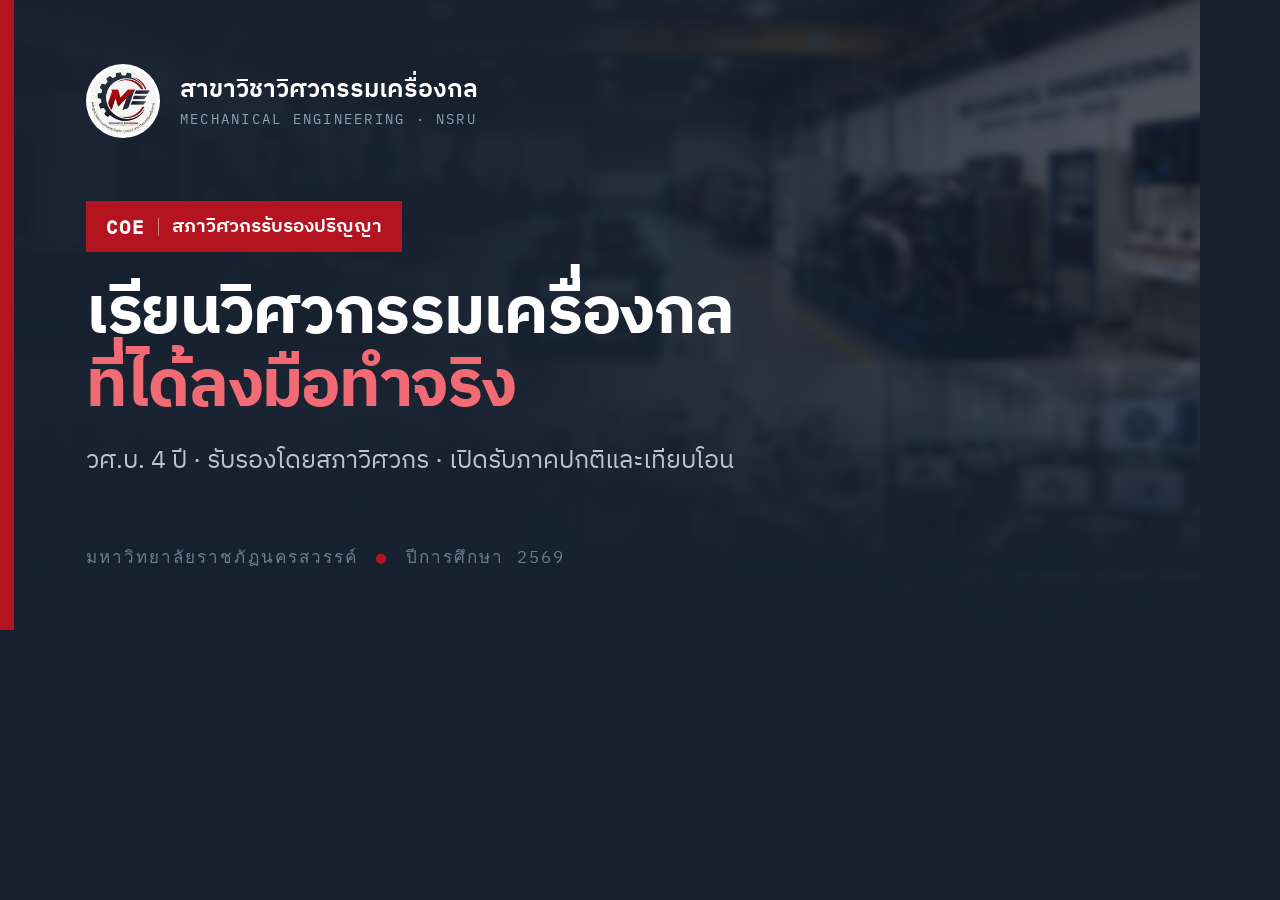
<file: tools/og-card.html>
<!DOCTYPE html>
<html lang="th">
<head>
<meta charset="utf-8">
<title>OG card source — 1200x630</title>
<!--
  Source for site/assets/img/og-cover.jpg.
  Rendered at exactly 1200x630 by tools/build-og.sh. Not deployed.
  Edit here, re-run the build script, never hand-edit the jpg.
-->
<link rel="stylesheet" href="../site/css/fonts.css">
<style>
  *,*::before,*::after{box-sizing:border-box}
  html,body{margin:0;padding:0}
  body{width:1200px;height:630px;overflow:hidden;
       font-family:'IBM Plex Sans Thai',sans-serif;background:#16202F}

  .card{position:relative;width:1200px;height:630px;overflow:hidden}

  /* lab.webp is not a plain photo — it is a composite that carries its own
     baked-in captions. Unblurred they read as a second, competing layer of
     text at thumbnail size, so soften it and let it work as texture only.
     scale() hides the transparent edge blur pulls in. */
  .bg{position:absolute;inset:0;
      background:url(../site/assets/img/lab.webp) center/cover no-repeat;
      filter:blur(4px) saturate(.85);transform:scale(1.05)}

  /* Two layers: the hero's 100deg wash for the text side, plus a vertical
     pass that buries the source captions along the bottom edge. */
  .scrim{position:absolute;inset:0;
    background:
      linear-gradient(180deg,
        rgba(22,32,47,.40) 0%, rgba(22,32,47,.24) 42%,
        rgba(22,32,47,.88) 86%, rgba(22,32,47,.96) 100%),
      linear-gradient(100deg,
        rgba(22,32,47,.97) 0%, rgba(22,32,47,.94) 44%,
        rgba(22,32,47,.64) 78%, rgba(22,32,47,.44) 100%)}

  /* The red rule echoes .accred's 6px left border. */
  .edge{position:absolute;left:0;top:0;bottom:0;width:14px;background:#B4141F}

  .body{position:relative;height:100%;padding:64px 72px 60px 86px;
        display:flex;flex-direction:column;justify-content:space-between}

  .top{display:flex;align-items:center;gap:20px}
  .top img{width:74px;height:74px;border-radius:50%;object-fit:cover;flex:none}
  .top b{display:block;color:#fff;font-size:25px;font-weight:600;line-height:1.3}
  .top small{display:block;font-family:'IBM Plex Mono',monospace;
             font-size:14px;letter-spacing:.16em;color:#93A0B4;margin-top:4px}

  h1{margin:0 0 20px;color:#fff;font-size:66px;font-weight:700;
     line-height:1.1;letter-spacing:-.02em}
  h1 em{font-style:normal;color:#F26A73}

  .lede{margin:0;color:#B9C3D2;font-size:25px;line-height:1.45;max-width:750px}

  .pill{display:inline-flex;align-items:center;gap:13px;background:#B4141F;
        color:#fff;padding:10px 20px;font-size:19px;font-weight:600;
        margin-bottom:26px;align-self:flex-start}
  .pill .code{font-family:'IBM Plex Mono',monospace;letter-spacing:.1em}
  .pill .bar{width:1px;height:18px;background:rgba(255,255,255,.45)}

  .foot{display:flex;align-items:baseline;gap:18px;
        font-family:'IBM Plex Mono',monospace;font-size:17px;
        letter-spacing:.12em;color:#6E7C92}
  .foot .dot{color:#B4141F}
</style>
</head>
<body>
<div class="card">
  <div class="bg"></div>
  <div class="scrim"></div>
  <div class="edge"></div>

  <div class="body">
    <div class="top">
      <img src="../site/assets/img/logo.jpg" alt="">
      <span>
        <b>สาขาวิชาวิศวกรรมเครื่องกล</b>
        <small>MECHANICAL ENGINEERING &middot; NSRU</small>
      </span>
    </div>

    <div>
      <div class="pill">
        <span class="code">COE</span>
        <span class="bar"></span>
        <span>สภาวิศวกรรับรองปริญญา</span>
      </div>
      <h1>เรียนวิศวกรรมเครื่องกล<br><em>ที่ได้ลงมือทำจริง</em></h1>
      <p class="lede">วศ.บ. 4 ปี &middot; รับรองโดยสภาวิศวกร &middot; เปิดรับภาคปกติและเทียบโอน</p>
    </div>

    <div class="foot">
      <span>มหาวิทยาลัยราชภัฏนครสวรรค์</span>
      <span class="dot">&#9679;</span>
      <span>ปีการศึกษา 2569</span>
    </div>
  </div>
</div>
</body>
</html>
</file>
<file: site/css/fonts.css>
/* ============================================================
   Fonts — thai + latin subsets only.
   (cyrillic / cyrillic-ext / vietnamese / latin-ext dropped:
   16 of the original 26 woff2 files were never used by this page.)
   ============================================================ */
@font-face{font-family:'IBM Plex Mono';font-style:normal;font-weight:400;font-display:swap;src:url(../assets/fonts/plex-mono-400-latin.woff2) format('woff2');unicode-range:U+0000-00FF,U+0131,U+0152-0153,U+02BB-02BC,U+02C6,U+02DA,U+02DC,U+0304,U+0308,U+0329,U+2000-206F,U+20AC,U+2122,U+2191,U+2193,U+2212,U+2215,U+FEFF,U+FFFD;}
@font-face{font-family:'IBM Plex Mono';font-style:normal;font-weight:500;font-display:swap;src:url(../assets/fonts/plex-mono-500-latin.woff2) format('woff2');unicode-range:U+0000-00FF,U+0131,U+0152-0153,U+02BB-02BC,U+02C6,U+02DA,U+02DC,U+0304,U+0308,U+0329,U+2000-206F,U+20AC,U+2122,U+2191,U+2193,U+2212,U+2215,U+FEFF,U+FFFD;}
@font-face{font-family:'IBM Plex Sans Thai';font-style:normal;font-weight:400;font-display:swap;src:url(../assets/fonts/plex-thai-400-thai.woff2) format('woff2');unicode-range:U+02D7,U+0303,U+0331,U+0E01-0E5B,U+200C-200D,U+25CC;}
@font-face{font-family:'IBM Plex Sans Thai';font-style:normal;font-weight:400;font-display:swap;src:url(../assets/fonts/plex-thai-400-latin.woff2) format('woff2');unicode-range:U+0000-00FF,U+0131,U+0152-0153,U+02BB-02BC,U+02C6,U+02DA,U+02DC,U+0304,U+0308,U+0329,U+2000-206F,U+20AC,U+2122,U+2191,U+2193,U+2212,U+2215,U+FEFF,U+FFFD;}
@font-face{font-family:'IBM Plex Sans Thai';font-style:normal;font-weight:500;font-display:swap;src:url(../assets/fonts/plex-thai-500-thai.woff2) format('woff2');unicode-range:U+02D7,U+0303,U+0331,U+0E01-0E5B,U+200C-200D,U+25CC;}
@font-face{font-family:'IBM Plex Sans Thai';font-style:normal;font-weight:500;font-display:swap;src:url(../assets/fonts/plex-thai-500-latin.woff2) format('woff2');unicode-range:U+0000-00FF,U+0131,U+0152-0153,U+02BB-02BC,U+02C6,U+02DA,U+02DC,U+0304,U+0308,U+0329,U+2000-206F,U+20AC,U+2122,U+2191,U+2193,U+2212,U+2215,U+FEFF,U+FFFD;}
@font-face{font-family:'IBM Plex Sans Thai';font-style:normal;font-weight:600;font-display:swap;src:url(../assets/fonts/plex-thai-600-thai.woff2) format('woff2');unicode-range:U+02D7,U+0303,U+0331,U+0E01-0E5B,U+200C-200D,U+25CC;}
@font-face{font-family:'IBM Plex Sans Thai';font-style:normal;font-weight:600;font-display:swap;src:url(../assets/fonts/plex-thai-600-latin.woff2) format('woff2');unicode-range:U+0000-00FF,U+0131,U+0152-0153,U+02BB-02BC,U+02C6,U+02DA,U+02DC,U+0304,U+0308,U+0329,U+2000-206F,U+20AC,U+2122,U+2191,U+2193,U+2212,U+2215,U+FEFF,U+FFFD;}
@font-face{font-family:'IBM Plex Sans Thai';font-style:normal;font-weight:700;font-display:swap;src:url(../assets/fonts/plex-thai-700-thai.woff2) format('woff2');unicode-range:U+02D7,U+0303,U+0331,U+0E01-0E5B,U+200C-200D,U+25CC;}
@font-face{font-family:'IBM Plex Sans Thai';font-style:normal;font-weight:700;font-display:swap;src:url(../assets/fonts/plex-thai-700-latin.woff2) format('woff2');unicode-range:U+0000-00FF,U+0131,U+0152-0153,U+02BB-02BC,U+02C6,U+02DA,U+02DC,U+0304,U+0308,U+0329,U+2000-206F,U+20AC,U+2122,U+2191,U+2193,U+2212,U+2215,U+FEFF,U+FFFD;}
</file>
<file: site/css/style.css>
/* ── Tokens ── */
:root{
  --navy:#16202F; --red:#B4141F; --red-dk:#7A1B24; --rose:#F26A73;
  --ink:#16202F; --ink-2:#414B58; --ink-3:#4A5462; --mute:#6B7480; --label:#5F6875;
  --line:#E4E7EC; --line-2:#E1E5EA; --bg-soft:#F4F6F8; --bg-soft-2:#EEF1F5;
  --on-navy:#B9C3D2; --on-navy-2:#93A0B4;
  --gut:clamp(18px,4vw,28px);
  --wrap:1240px;
  --hdr:78px;
  --mono:'IBM Plex Mono',ui-monospace,SFMono-Regular,Menlo,monospace;
  --lab:url(../assets/img/lab.webp);
}

/* ── Labels ──
   The page carries two scripts, so it needs two label styles.
   Latin labels keep the mono + tracking treatment: .accred-main .kicker,
   .fee .kicker, .band .kicker, .brand small, and the numerals.
   Thai labels do not. Thai writes without spaces between words, so letter
   tracking removes the only word-boundary cue a reader has, and its stacked
   vowels and tone marks (ผู้ = ผ + ู below + ้ above) turn to mush much above 12px.
   Those get the body face, no tracking, a 13.5px floor, and weight rather
   than size for emphasis: .card-glass .kicker, .accred-side .kicker,
   .facts dt, .fee-grid dt, .ftr h2. */

/* ── Reset ── */
*,*::before,*::after{box-sizing:border-box}
html{-webkit-text-size-adjust:100%;text-size-adjust:100%;scroll-behavior:smooth;scroll-padding-top:calc(var(--hdr) + 12px)}
body{margin:0;background:#fff;color:var(--ink);line-height:1.6;
  font-family:'IBM Plex Sans Thai',-apple-system,BlinkMacSystemFont,"Segoe UI",sans-serif;
  -webkit-font-smoothing:antialiased;overflow-x:hidden}
img,video{max-width:100%;display:block}
a{color:var(--red);text-decoration:none}
a:hover{color:var(--navy)}
:focus-visible{outline:3px solid var(--red);outline-offset:2px}
h1,h2,h3,p{margin:0;overflow-wrap:break-word}
button{font:inherit;color:inherit}
@media (prefers-reduced-motion:reduce){
  html{scroll-behavior:auto}
  *,*::before,*::after{animation-duration:.001ms!important;animation-iteration-count:1!important;transition-duration:.001ms!important}
}

/* ── Utilities ── */
.wrap{max-width:var(--wrap);margin:0 auto;padding-left:var(--gut);padding-right:var(--gut)}
.skip{position:absolute;left:-9999px;top:0;background:#fff;color:var(--navy);padding:12px 18px;z-index:100;font-weight:600}
.skip:focus{left:8px;top:8px}
@keyframes meUp{from{opacity:0;transform:translateY(16px)}to{opacity:1;transform:none}}

/* ── Buttons ── */
.btn{display:inline-flex;align-items:center;justify-content:center;min-height:48px;
  padding:12px 24px;font-size:15.5px;font-weight:600;transition:background .18s,color .18s,border-color .18s}
.btn-red{background:var(--red);color:#fff}       .btn-red:hover{background:var(--navy);color:#fff}
.btn-navy{background:var(--navy);color:#fff}     .btn-navy:hover{background:var(--red);color:#fff}
.btn-white{background:#fff;color:var(--red);font-weight:700;font-size:17px;padding:16px 34px}
.btn-white:hover{background:var(--navy);color:#fff}
.btn-out{border:1.5px solid var(--navy);color:var(--navy)}
.btn-out:hover{background:var(--navy);color:#fff}
.btn-out-l{border:1.5px solid rgba(255,255,255,.5);color:#fff}
.btn-out-l:hover{border-color:#fff;background:rgba(255,255,255,.08);color:#fff}
.btn-lg{font-size:16.5px;padding:16px 30px}

/* ── Top utility bar ── */
.topbar{background:var(--red-dk);color:#F3DDDF;font-size:14px}
.topbar .wrap{display:flex;flex-wrap:wrap;gap:6px 16px;justify-content:space-between;align-items:center;padding-top:9px;padding-bottom:9px}
.topbar a{color:#F3DDDF}
.topbar a:hover{color:#fff}
.topbar .links{display:flex;flex-wrap:wrap;gap:6px 18px;align-items:center}
.topbar .links a+a{opacity:.75}

/* ── Header ── */
.hdr{border-bottom:1px solid var(--line);background:#fff;position:sticky;top:0;z-index:30}
.hdr .wrap{display:flex;gap:16px;justify-content:space-between;align-items:center;padding-top:12px;padding-bottom:12px}
.brand{display:flex;gap:14px;align-items:center;color:var(--ink);min-width:0}
.brand:hover{color:var(--ink)}
.brand img{width:52px;height:52px;border-radius:50%;object-fit:cover;flex:none}
.brand b{display:block;font-size:18px;font-weight:700;line-height:1.25}
.brand small{display:block;font-family:var(--mono);font-size:11.5px;letter-spacing:.09em;color:var(--label)}
.nav{display:flex;flex-wrap:wrap;gap:4px 26px;align-items:center;font-size:15.5px;font-weight:500}
.nav a{color:var(--ink-2);display:inline-flex;align-items:center;min-height:44px}
.nav a:hover{color:var(--red)}
.nav a.cta{background:var(--red);color:#fff;padding:0 20px;font-weight:600;font-size:15px}
.nav a.cta:hover{background:var(--navy);color:#fff}
.burger{display:none;align-items:center;justify-content:center;width:48px;height:48px;
  background:none;border:1px solid var(--line);cursor:pointer;flex:none;padding:0}
.burger i{position:relative;display:block;width:20px;height:2px;background:var(--navy)}
.burger i::before,.burger i::after{content:"";position:absolute;left:0;width:20px;height:2px;background:var(--navy)}
.burger i::before{top:-6px} .burger i::after{top:6px}

/* ── Hero ── */
.hero{background:var(--navy) var(--lab) center/cover no-repeat;color:#fff;position:relative;overflow:hidden}
.hero-media{position:absolute;inset:0;width:100%;height:100%;object-fit:cover;border:0;pointer-events:none}
.hero-scrim{position:absolute;inset:0;pointer-events:none;
  background:linear-gradient(100deg,rgba(22,32,47,.94) 0%,rgba(22,32,47,.8) 40%,rgba(22,32,47,.28) 74%,rgba(22,32,47,.06) 100%)}
.hero-grid{position:relative;pointer-events:none;display:grid;
  grid-template-columns:repeat(auto-fit,minmax(min(300px,100%),1fr));gap:clamp(24px,4vw,56px);
  align-items:center;min-height:min(620px,86vh)}
.hero-copy{padding-top:clamp(48px,8vw,92px);padding-bottom:clamp(48px,8vw,92px);animation:meUp .7s ease both}
.hero h1{margin:0 0 22px;font-size:clamp(29px,5.4vw,54px);line-height:1.14;font-weight:700;letter-spacing:-.015em;text-wrap:pretty}
.hero h1 em{font-style:normal;color:var(--rose)}
.hero-lede{margin:0 0 34px;font-size:clamp(16px,2.4vw,18px);color:var(--on-navy);max-width:520px}
.pill{display:inline-flex;align-items:center;gap:10px;background:var(--red);
  padding:7px 15px;font-size:14px;font-weight:600;margin-bottom:26px}
.pill .code{font-family:var(--mono);letter-spacing:.08em}
.pill .bar{width:1px;height:13px;background:rgba(255,255,255,.45)}
.hero-actions{display:flex;flex-wrap:wrap;gap:12px;pointer-events:auto}
.hero-side{display:flex;justify-content:flex-end;align-items:center;padding-top:clamp(48px,8vw,92px);padding-bottom:clamp(48px,8vw,92px)}
.card-glass{background:rgba(22,32,47,.72);border:1px solid rgba(255,255,255,.22);
  -webkit-backdrop-filter:blur(6px);backdrop-filter:blur(6px);
  padding:28px 30px;max-width:340px;pointer-events:auto;animation:meUp .9s ease both}
.card-glass .kicker{font-size:13.5px;font-weight:500;color:var(--rose);margin-bottom:16px}
.card-glass .big{font-size:clamp(22px,4vw,27px);font-weight:700;color:#fff;line-height:1.25;margin-bottom:10px}
.card-glass .sub{font-size:15px;color:var(--on-navy);margin-bottom:22px}
.card-glass dl{margin:0;border-top:1px solid rgba(255,255,255,.18)}
.card-glass dl>div{display:flex;justify-content:space-between;gap:12px;padding:12px 0;font-size:14.5px;
  border-bottom:1px solid rgba(255,255,255,.12)}
.card-glass dl>div:last-child{border-bottom:0}
.card-glass dt{color:var(--on-navy-2)}
.card-glass dd{margin:0;color:#fff;font-weight:600;text-align:right}

/* ── Stat strip ── */
.stats{background:var(--navy);border-top:1px solid rgba(255,255,255,.12)}
.stats ul{list-style:none;margin:0;padding:0;display:grid;grid-template-columns:repeat(auto-fit,minmax(min(220px,100%),1fr))}
.stats li{padding:26px 24px;border-right:1px solid rgba(255,255,255,.12)}
.stats li:last-child{border-right:0}
.stats b{display:block;font-size:clamp(20px,2.6vw,26px);font-weight:700;color:#fff;line-height:1.2}
.stats span{display:block;font-size:14px;color:var(--on-navy-2);margin-top:6px}

/* ── Sections ── */
.sec{padding-top:clamp(48px,7vw,88px);padding-bottom:clamp(48px,7vw,88px)}
.sec-soft{background:var(--bg-soft)}
.sec-dark{background:var(--navy);color:#fff}
.eyebrow{display:flex;align-items:baseline;gap:16px;margin-bottom:12px}
.eyebrow .n{font-family:var(--mono);font-size:13px;color:var(--red);letter-spacing:.1em}
.sec-dark .eyebrow .n{color:var(--rose)}
.eyebrow h2{margin:0;font-size:clamp(23px,3.4vw,34px);line-height:1.25;font-weight:700;letter-spacing:-.01em;text-wrap:pretty}
.sec-lede{margin:0 0 42px;font-size:clamp(16px,2.2vw,17.5px);color:var(--ink-3);max-width:720px}
.sec-dark .sec-lede{color:var(--on-navy);margin-bottom:0}

/* ── Accreditation panel ── */
/* minmax floors are wrapped in min(...,100%): at a 320px viewport the wrap
   leaves ~284px, and a bare minmax(300px,1fr) pushed the page 4px wide. */
.accred{background:#fff;border:1px solid var(--line-2);border-left:6px solid var(--red);
  display:grid;grid-template-columns:repeat(auto-fit,minmax(min(300px,100%),1fr))}
.accred-main{padding:clamp(26px,4vw,46px)}
.accred-main .kicker{font-family:var(--mono);font-size:12.5px;letter-spacing:.12em;color:var(--red);margin-bottom:14px}
.accred-main h2{margin:0 0 18px;font-size:clamp(22px,3.3vw,33px);line-height:1.25;font-weight:700;text-wrap:pretty}
.accred-main>p{margin:0 0 24px;font-size:clamp(16px,2.2vw,17px);color:var(--ink-2);max-width:620px}
.facts{display:flex;flex-wrap:wrap;gap:1px;
  background:var(--line-2);border:1px solid var(--line-2);margin:0 0 28px}
.facts>div{background:#fff;padding:16px 18px;flex:1 1 190px}
.facts dt{font-size:13.5px;font-weight:500;color:var(--label);margin-bottom:5px}
.facts dd{margin:0;font-size:17px;font-weight:600}
.accred-cta{display:flex;flex-wrap:wrap;gap:12px;align-items:center}
.accred-cta small{font-size:14px;color:var(--mute)}
.accred-side{background:var(--bg-soft-2);padding:clamp(26px,4vw,44px) clamp(20px,4vw,40px);border-left:1px solid var(--line-2)}
.accred-side .kicker{font-size:14px;font-weight:500;color:var(--label);margin-bottom:18px}
.spec{margin:0}
.spec>div{display:flex;justify-content:space-between;gap:14px;padding:14px 0;border-bottom:1px solid #DCE1E8}
.spec>div:last-child{border-bottom:0}
.spec dt{font-size:16px;font-weight:600}
.spec dd{margin:0;font-size:15.5px;color:var(--ink-3);text-align:right}
.link-ul{display:inline-block;margin-top:22px;font-size:15.5px;font-weight:600;
  border-bottom:2px solid var(--red);padding-bottom:2px}

/* ── Outcome cards ── */
.cards{display:grid;grid-template-columns:repeat(auto-fit,minmax(min(280px,100%),1fr));gap:20px}
.card{background:#fff;border:1px solid var(--line);transition:background .18s;display:flex;flex-direction:column}
.card-body{flex:1}
.card:hover{background:#FAFBFC}
.card-img{aspect-ratio:16/10;background:var(--bg-soft-2)}
.card-img img{width:100%;height:100%;object-fit:cover}
.card-body{padding:26px 28px 32px}
.card-body .num{font-family:var(--mono);font-size:13px;font-weight:500;color:var(--red);letter-spacing:.1em;line-height:1;margin-bottom:14px}
.card-body h3{margin:0 0 12px;font-size:clamp(19px,2.6vw,21px);font-weight:700}
.card-body p{margin:0;font-size:16px;color:var(--ink-3)}

/* ── Full-bleed band ── */
.band{position:relative;background:var(--bg-soft-2);width:100%;height:clamp(250px,30vw,420px)}
.band-img{position:absolute;inset:0;background:var(--lab) center/cover no-repeat}
.band .overlay{position:absolute;inset:0;display:flex;align-items:flex-end;pointer-events:none;
  background:linear-gradient(0deg,rgba(22,32,47,.85) 0%,rgba(22,32,47,.1) 70%)}
.band .overlay .wrap{width:100%;padding-bottom:30px}
.band .kicker{font-family:var(--mono);font-size:12px;letter-spacing:.14em;color:var(--rose);margin-bottom:8px}
.band .ttl{font-size:clamp(19px,3.2vw,24px);font-weight:700;color:#fff}

/* ── Careers ── */
.two-col{display:grid;grid-template-columns:repeat(auto-fit,minmax(min(300px,100%),1fr));gap:clamp(28px,4vw,56px);align-items:start}
.tiles{display:grid;grid-template-columns:repeat(auto-fit,minmax(min(230px,100%),1fr));gap:1px;
  background:rgba(255,255,255,.14);border:1px solid rgba(255,255,255,.14)}
.tiles>div{background:var(--navy);padding:22px 22px 26px}
.tiles b{display:block;font-size:17.5px;font-weight:600;margin-bottom:6px}
.tiles span{display:block;font-size:14.5px;color:var(--on-navy-2)}

/* ── Staff ── */
.staff-head{display:flex;flex-wrap:wrap;gap:20px 32px;justify-content:space-between;align-items:flex-end;margin-bottom:36px}
.staff-head>div{max-width:640px}
.staff{display:grid;grid-template-columns:repeat(auto-fit,minmax(min(150px,100%),1fr));gap:16px}
.person{background:#fff;border:1px solid var(--line-2);display:flex;flex-direction:column}
/* Source photos are portrait (272x374 / 404x444). The original 1:1 frame
   cropped roughly a quarter off; 3/4 + top anchoring keeps heads intact. */
.person-img{aspect-ratio:3/4;background:var(--bg-soft-2)}
.person-img img{width:100%;height:100%;object-fit:cover;object-position:center top}
.person-body{padding:14px 16px 16px;display:flex;flex-direction:column;gap:4px}
.person-body b{font-size:15px;font-weight:600;line-height:1.35;text-wrap:pretty}
.person-body span{font-size:14px;color:var(--mute)}
.person-body a{font-family:var(--mono);font-size:12.5px;color:var(--mute);overflow-wrap:anywhere}
.person-body a:hover{color:var(--red)}

/* ── Steps ── */
.steps{display:grid;grid-template-columns:repeat(auto-fit,minmax(min(240px,100%),1fr));gap:20px;margin-bottom:34px}
.step{border-top:3px solid var(--navy);padding-top:18px}
.step:last-child{border-top-color:var(--red)}
.step .n{font-family:var(--mono);font-size:13px;color:var(--red);margin-bottom:8px}
.step b{display:block;font-size:18.5px;font-weight:700;margin-bottom:8px}
.step p{font-size:15.5px;color:var(--ink-3)}

.callout{background:var(--bg-soft);border:1px solid var(--line-2);padding:24px clamp(20px,3vw,30px);
  display:flex;flex-wrap:wrap;gap:20px;justify-content:space-between;align-items:center}
.callout p{font-size:17px;color:var(--navy);max-width:620px}
.callout .acts{display:flex;flex-wrap:wrap;gap:10px}

/* ── Fee / loan panel ── */
.fee{background:#fff;border:1px solid var(--line-2);border-left:6px solid var(--red);
  padding:clamp(24px,3.4vw,34px);margin-bottom:34px}
.fee .kicker{font-family:var(--mono);font-size:12.5px;letter-spacing:.12em;color:var(--red);margin-bottom:18px}
.fee-grid{display:flex;flex-wrap:wrap;gap:1px;background:var(--line-2);border:1px solid var(--line-2);margin-bottom:20px}
.fee-grid>div{background:#fff;padding:18px 20px;flex:1 1 240px}
.fee-grid dt{font-size:13.5px;font-weight:500;color:var(--label);margin-bottom:7px}
.fee-grid dd{margin:0;font-size:clamp(20px,2.6vw,25px);font-weight:700;line-height:1.25;color:var(--navy);white-space:nowrap}
.fee-grid dd small{display:block;font-size:14px;font-weight:500;color:var(--ink-3);margin-top:5px;line-height:1.5;white-space:normal;text-wrap:pretty}
.fee-note{margin:0;font-size:14.5px;line-height:1.65;color:var(--ink-3);max-width:66ch;text-wrap:pretty}
.fee-note+.fee-note{margin-top:10px}
.fee-note b{font-weight:600;color:var(--navy)}

/* ── Final CTA ── */
.cta-band{background:var(--red);color:#fff;padding-top:clamp(40px,6vw,66px);padding-bottom:clamp(40px,6vw,66px)}
.cta-band .wrap{display:flex;flex-wrap:wrap;gap:24px 28px;justify-content:space-between;align-items:center}
.cta-band h2{margin:0 0 10px;font-size:clamp(24px,3.6vw,36px);font-weight:700;letter-spacing:-.01em;text-wrap:pretty}
.cta-band p{margin:0;font-size:clamp(16px,2.3vw,17.5px);color:#F7D5D8}

/* ── Footer ── */
.ftr{background:var(--navy);color:var(--on-navy);padding:clamp(40px,6vw,66px) 0 30px}
.ftr a{color:var(--on-navy)} .ftr a:hover{color:#fff}
.ftr-grid{display:grid;grid-template-columns:repeat(auto-fit,minmax(min(220px,100%),1fr));gap:32px 40px;
  padding-bottom:40px;border-bottom:1px solid rgba(255,255,255,.14)}
.ftr-brand{display:flex;gap:12px;align-items:center;margin-bottom:16px}
.ftr-brand img{width:44px;height:44px;border-radius:50%;object-fit:cover;flex:none}
.ftr-brand b{color:#fff;font-weight:700;font-size:16.5px;line-height:1.3}
.ftr h2{font-size:13.5px;font-weight:600;color:#8E9BB0;margin:0 0 14px}
.ftr ul{list-style:none;margin:0;padding:0;display:flex;flex-direction:column;gap:8px;font-size:14.5px}
.ftr .about{font-size:14.5px}
.ftr-btm{padding-top:22px;display:flex;flex-wrap:wrap;gap:8px 14px;justify-content:space-between;font-size:13.5px;color:#8E9BB0}

/* ============================================================
   Mobile — the original had no breakpoints at all: the sticky
   header wrapped to three rows and ate ~180px of a 667px screen.
   ============================================================ */
@media (max-width:860px){
  :root{--hdr:70px}
  .hdr .wrap{position:relative}
  .burger{display:inline-flex}
  .nav{position:absolute;left:0;right:0;top:100%;flex-direction:column;align-items:stretch;
    gap:0;background:#fff;border-bottom:1px solid var(--line);
    box-shadow:0 12px 28px rgba(22,32,47,.12);display:none;padding:0 0 10px}
  .hdr.open .nav{display:flex}
  .nav a{padding-left:var(--gut);padding-right:var(--gut);min-height:52px;border-top:1px solid var(--line);font-size:16.5px}
  .nav a.cta{margin:10px var(--gut) 2px;justify-content:center;border-top:0;padding:0 20px;min-height:50px}
  .brand img{width:44px;height:44px}
  .brand b{font-size:16px}
  /* The 100deg scrim was tuned for a wide hero; on a narrow column its
     light end lands under the lede. Go vertical and darker on phones. */
  .hero-scrim{background:linear-gradient(180deg,rgba(22,32,47,.90) 0%,rgba(22,32,47,.82) 45%,rgba(22,32,47,.93) 100%)}
  /* The hero video is 736x414. Stretched to cover a ~390x960 portrait hero
     it shows 23% of the frame at 2.3x upscale — an unreadable blur under an
     86% scrim, and less legible than the still it replaced. Shown as a 16:9
     block it renders below native size, so the whole composition survives.
     z-index lifts it above .hero-scrim, which is absolute and paints later. */
  .hero{display:flex;flex-direction:column}
  .hero-grid{order:1;min-height:0}
  .hero-media{order:2;position:relative;z-index:1;inset:auto;
    width:auto;height:auto;align-self:stretch;aspect-ratio:16/9;
    margin:0 var(--gut) clamp(40px,8vw,64px);
    border:1px solid rgba(255,255,255,.22)}
  .hero-side{justify-content:stretch;padding-top:0;padding-bottom:clamp(40px,8vw,64px)}
  .card-glass{max-width:none;width:100%}
  .stats li{border-right:0;border-bottom:1px solid rgba(255,255,255,.12);
    padding-left:var(--gut);padding-right:var(--gut)}
  .stats li:last-child{border-bottom:0}
  .accred-side{border-left:0;border-top:1px solid var(--line-2)}
  .band{height:280px}
  .staff-head>a{width:100%}
  .callout .acts{width:100%}
  .callout .acts .btn{flex:1 1 auto}
}

/* ── Touch targets ──
   Secondary links were 18-22px tall — below the 24px WCAG 2.5.8 AA floor.
   Roomy lists get the full 44px; the dense utility bar gets 34px, which
   clears AA without doubling the bar height.
   Deliberately unscoped: 2.5.8 applies at every viewport, and at desktop
   .ftr ul a measures ~23px on its own. (In the single-file original a stray
   brace closed the 860px media query one rule early, so these two rules
   already behaved this way -- this only makes the CSS say so.) */
.ftr ul a,.person-body a,.link-ul,.staff-head .btn{display:inline-flex;align-items:center;min-height:44px}
.topbar .links a{display:inline-flex;align-items:center;min-height:34px}
@media (max-width:520px){
  .staff{grid-template-columns:repeat(auto-fit,minmax(min(140px,100%),1fr))}
  .hero-actions .btn{flex:1 1 100%}
  .cta-band .btn-white{width:100%}
  .accred-cta .btn{width:100%}
}
</file>
